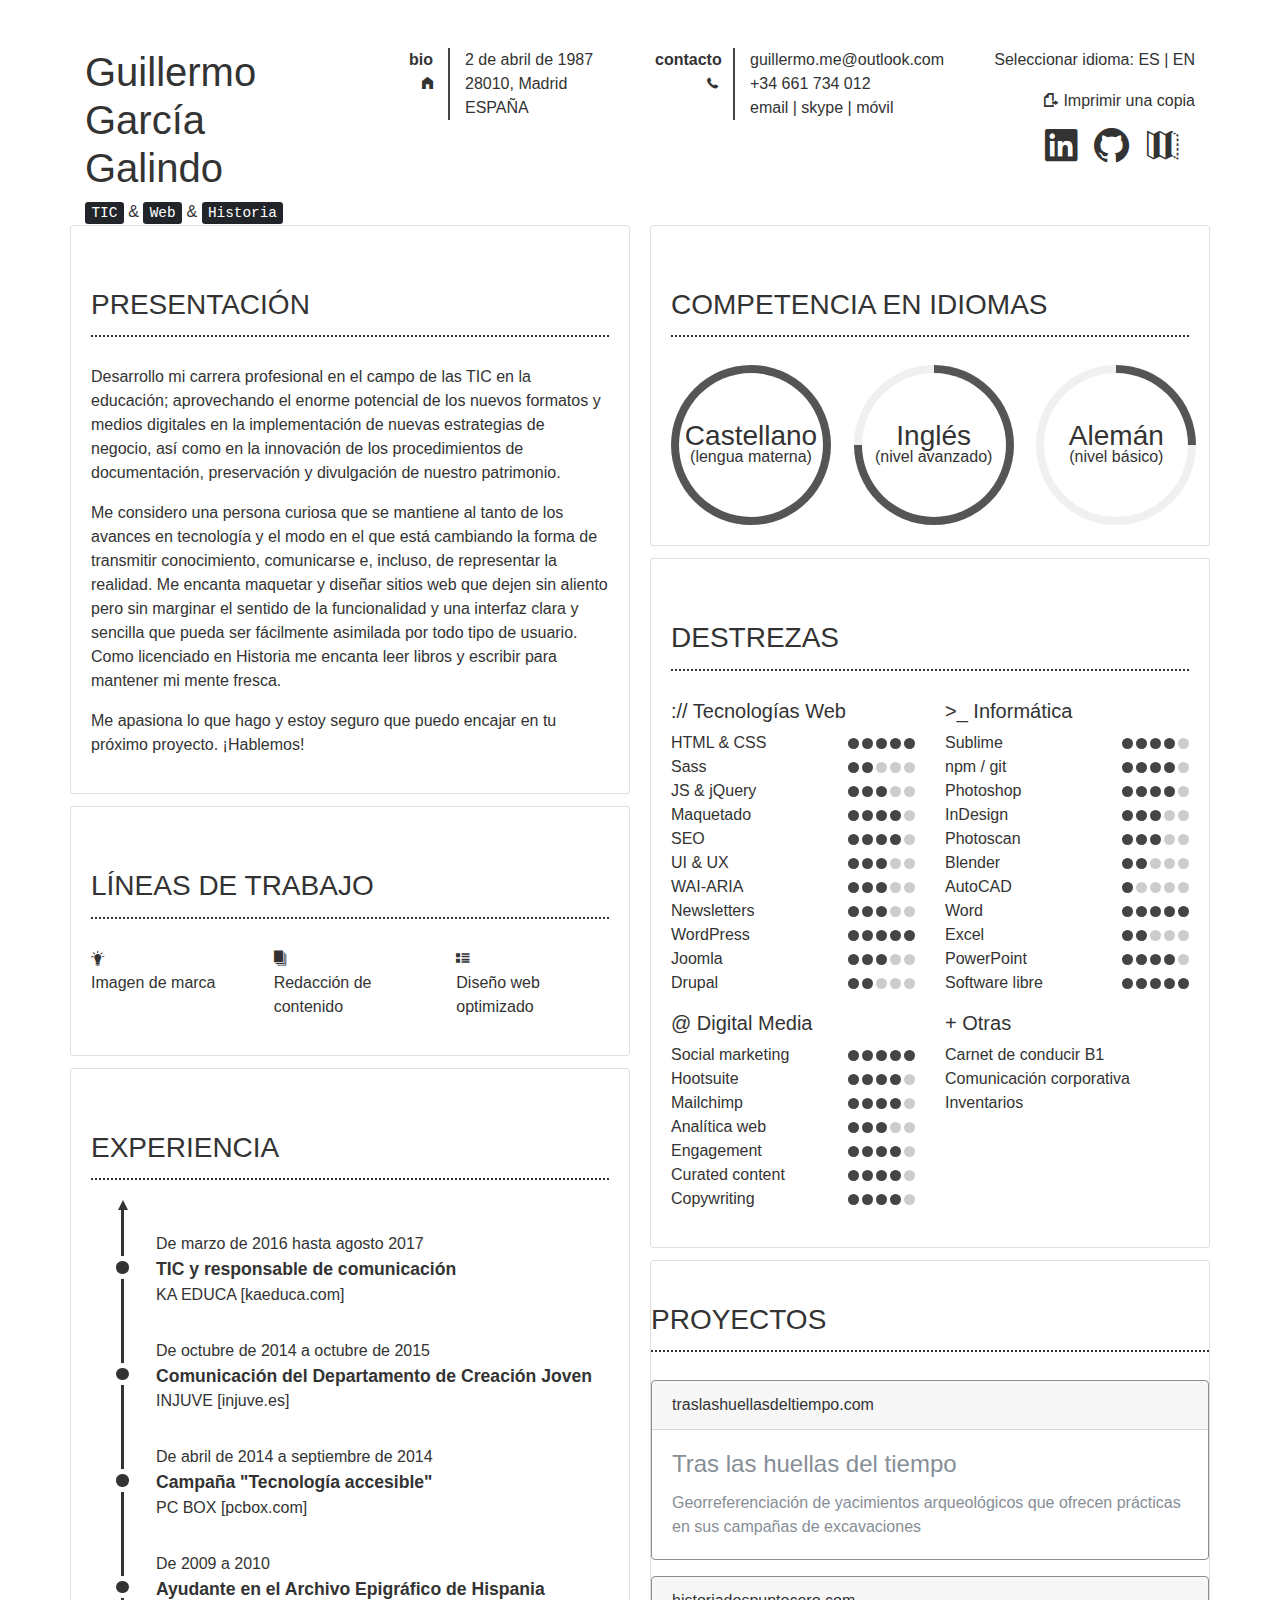
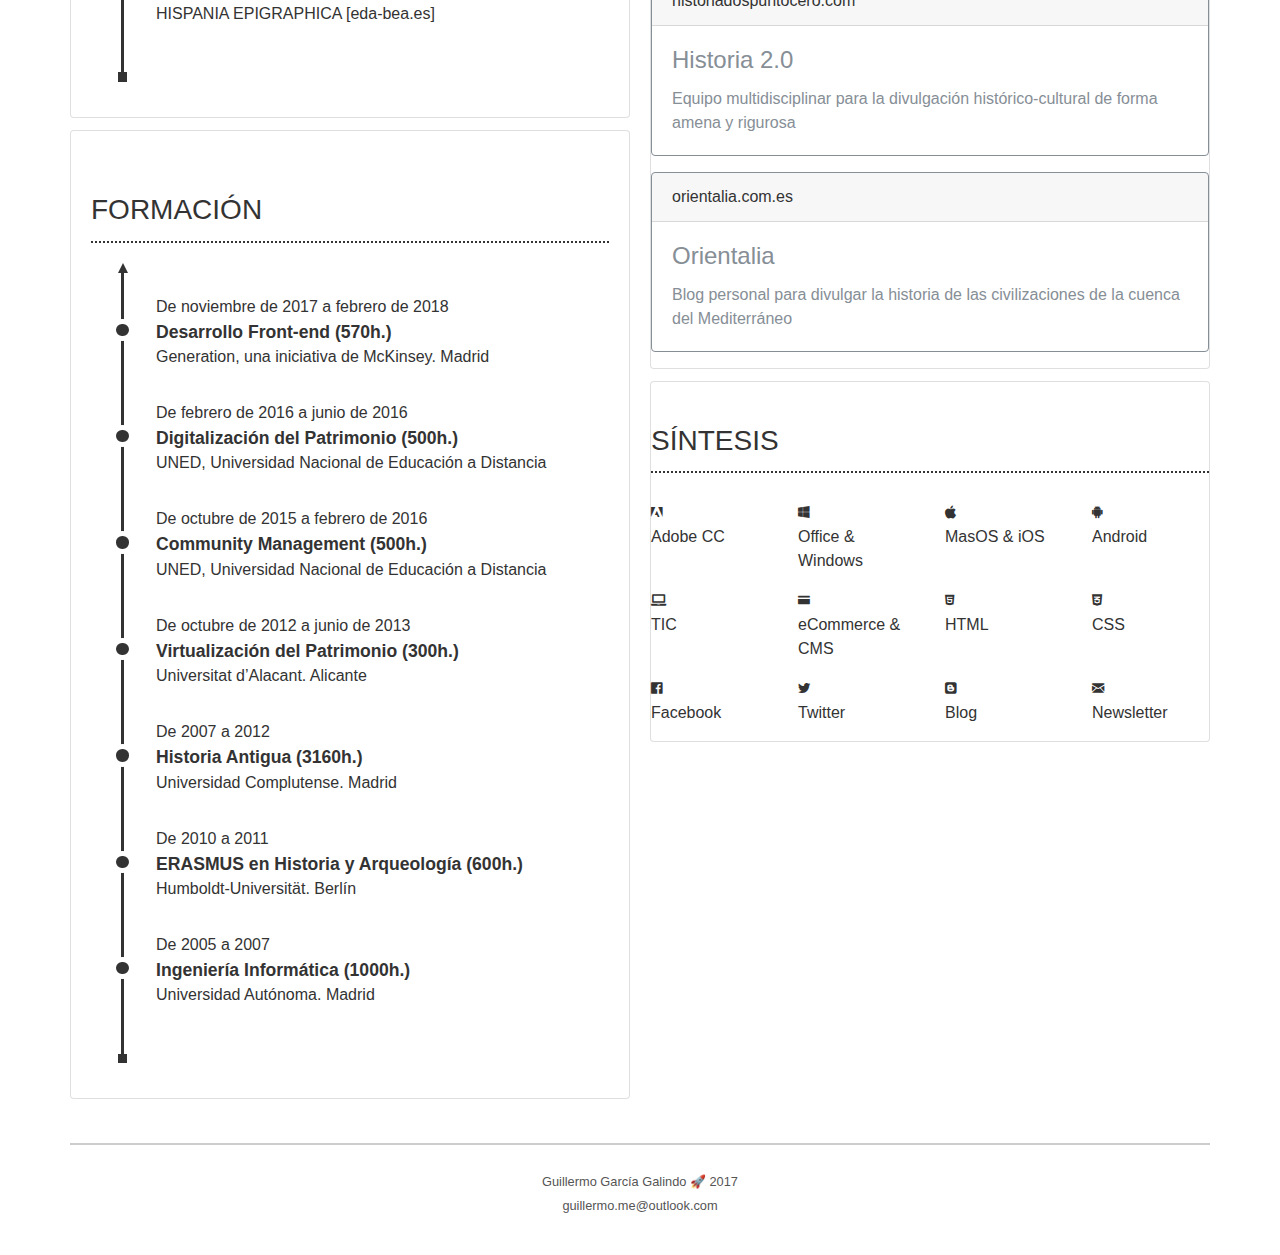
<file: index_cards.html>
<!doctype html>
<html lang="es">

<head>
  <title>Resume | Guillermo García Galindo</title>
  <meta charset="utf-8" />
  <meta name="viewport" content="width=device-width, initial-scale=1.0, user-scalable=no, shrink-to-fit=no" />
  <meta http-equiv="x-ua-compatible" content="ie=edge" />
  <link rel="stylesheet" href="css/bootstrap.min.css" type="text/css" />
  <link rel="stylesheet" href="css/style.css" type="text/css" />
  <!--[if lt IE 9]>
  <script src="https://oss.maxcdn.com/html5shiv/3.7.3/html5shiv.min.js"></script>
  <script src="https://oss.maxcdn.com/respond/1.4.2/respond.min.js"></script>
  <![endif]-->
</head>

<body>
  <header class="container">
    <div class="row">
      <div class="col-sm-6 col-lg-3 order-lg-1 column">
        <h1>Guillermo García Galindo</h1>
        <kbd>TIC</kbd> & <kbd>Web</kbd> & <kbd>Historia</kbd>
      </div>
      <div class="col-sm-6 col-lg-3 order-lg-4 text-sm-right column">
        <p class="language">Seleccionar idioma: <a href="/es">ES</a> | <a href="/en">EN</a>
        </p> <a href="/guillermoCVes.pdf" class="print">Imprimir una copia</a>
        <ul class="list-inline social-icons">
          <li class="list-inline-item">
            <a href="https://linkedin.com/in/guillermogarciagalindo" target="_blank"> <span class="fi-social-linkedin" aria-label="LinkedIn"></span>
            </a>
          </li>
          <li class="list-inline-item">
            <a href="https://github.com/gekubo" target="_blank"> <span class="fi-social-github" aria-label="GitHub"></span>
            </a>
          </li>
          <li class="list-inline-item">
            <a href="portfolio.html"> <span class="fi-foundation" aria-label="Portfolio"></span>
            </a>
          </li>
          <li class="list-inline-item"></li>
        </ul>
      </div>
      <div class="col-sm-6 col-lg-3 order-lg-2 column">
        <dl class="row info"> <dt class="col-sm-4 text-md-right">bio</dt>
          <dd class="col-sm-8">2 de abril de 1987</dd> <dt class="col-sm-4 text-md-right">
            <span class="fi-home" aria-hidden="true"></span>
          </dt>
          <dd class="col-sm-8">28010, Madrid</dd> <dt class="col-sm-4"></dt>
          <dd class="col-sm-8">ESPAÑA</dd>
        </dl>
      </div>
      <div class="col-sm-6 col-lg-3 order-lg-3 column">
        <dl class="row info"> <dt class="col-sm-4 text-md-right">contacto</dt>
          <dd class="col-sm-8">guillermo.me@outlook.com</dd> <dt class="col-sm-4 text-md-right">
            <span class="fi-telephone" aria-hidden="true"></span>
          </dt>
          <dd class="col-sm-8">+34 661 734 012</dd> <dt class="col-sm-4"></dt>
          <dd class="col-sm-8">email | skype | móvil</dd>
        </dl>
      </div>
    </div>
  </header>
  <main class="container">
    <div class="row">
      <div class="card-columns">

        <div class="card">
          <div class="card-body">
            <h3 class="card-title section">Presentación</h3>
            <p>Desarrollo mi carrera profesional en el campo de las TIC en la educación; aprovechando el enorme potencial de los nuevos formatos y medios digitales en la implementación de nuevas estrategias de negocio, así como en la innovación de los procedimientos de documentación, preservación y divulgación de nuestro patrimonio.</p>
            <p>Me considero una persona curiosa que se mantiene al tanto de los avances en tecnología y el modo en el que está cambiando la forma de transmitir conocimiento, comunicarse e, incluso, de representar la realidad. Me encanta maquetar y diseñar sitios web que dejen sin aliento pero sin marginar el sentido de la funcionalidad y una interfaz clara y sencilla que pueda ser fácilmente asimilada por todo tipo de usuario. Como licenciado en Historia me encanta leer libros y escribir para mantener mi mente fresca.</p>
            <p>Me apasiona lo que hago y estoy seguro que puedo encajar en tu próximo proyecto. ¡Hablemos!</p>
          </div>
        </div>

        <div class="card">
          <div class="card-body">
            <h3 class="card-title section">Líneas de trabajo</h3>
            <div class="row animation">
              <div class="col-sm-4">
                <div class="line"></div> <span class="fi-lightbulb" aria-label="Imagen de marca"></span>
                <p>Imagen de marca</p>
              </div>
              <div class="col-sm-4">
                <div class="line"></div> <span class="fi-page-multiple" aria-label="Redacción de contenido"></span>
                <p>Redacción de contenido</p>
              </div>
              <div class="col-sm-4">
                <div class="line"></div> <span class="fi-results" aria-label="Diseño web optimizado"></span>
                <p>Diseño web optimizado</p>
              </div>
              <!-- <span class="fi-foundation" aria-label="Portfolio"></span> -->
            </div>
          </div>
        </div>

        <div class="card">
          <div class="card-body">
            <h3 class="card-title section">Experiencia</h3>
            <div class="timeline-container">
              <div class="timeline">
                <div class="timeline-item">
                  <div class="date">De marzo de 2016 hasta agosto 2017</div>
                  <div class="topic">TIC y responsable de comunicación</div>
                  <div class="location">KA EDUCA <a href="https://inteligenciaestrategicaeducativa.com" target="_blank">[kaeduca.com]</a>
                  </div>
                </div>
                <div class="timeline-item">
                  <div class="date">De octubre de 2014 a octubre de 2015</div>
                  <div class="topic">Comunicación del Departamento de Creación Joven</div>
                  <div class="location">INJUVE <a href="http://injuve.es" target="_blank">[injuve.es]</a>
                  </div>
                </div>
                <div class="timeline-item">
                  <div class="date">De abril de 2014 a septiembre de 2014</div>
                  <div class="topic">Campaña "Tecnología accesible"</div>
                  <div class="location">PC BOX <a href="https://www.pcbox.com" target="_blank">[pcbox.com]</a>
                  </div>
                </div>
                <div class="timeline-item">
                  <div class="date">De 2009 a 2010</div>
                  <div class="topic">Ayudante en el Archivo Epigráfico de Hispania</div>
                  <div class="location">HISPANIA EPIGRAPHICA <a href="http://eda-bea.es" target="_blank">[eda-bea.es]</a>
                  </div>
                </div>
              </div>
            </div>
          </div>
        </div>

        <div class="card">
          <div class="card-body">
            <h3 class="card-title section">Formación</h3>
            <div class="timeline-container">
              <div class="timeline">
                <div class="timeline-item">
                  <div class="date">De noviembre de 2017 a febrero de 2018</div>
                  <div class="topic">Desarrollo Front-end (570h.)</div>
                  <div class="location">Generation, una iniciativa de McKinsey. Madrid</div>
                </div>
                <div class="timeline-item">
                  <div class="date">De febrero de 2016 a junio de 2016</div>
                  <div class="topic">Digitalización del Patrimonio (500h.)</div>
                  <div class="location">UNED, Universidad Nacional de Educación a Distancia</div>
                </div>
                <div class="timeline-item">
                  <div class="date">De octubre de 2015 a febrero de 2016</div>
                  <div class="topic">Community Management (500h.)</div>
                  <div class="location">UNED, Universidad Nacional de Educación a Distancia</div>
                </div>
                <div class="timeline-item">
                  <div class="date">De octubre de 2012 a junio de 2013</div>
                  <div class="topic">Virtualización del Patrimonio (300h.)</div>
                  <div class="location">Universitat d’Alacant. Alicante</div>
                </div>
                <div class="timeline-item">
                  <div class="date">De 2007 a 2012</div>
                  <div class="topic">Historia Antigua (3160h.)</div>
                  <div class="location">Universidad Complutense. Madrid</div>
                </div>
                <div class="timeline-item">
                  <div class="date">De 2010 a 2011</div>
                  <div class="topic">ERASMUS en Historia y Arqueología (600h.)</div>
                  <div class="location">Humboldt-Universität. Berlín</div>
                </div>
                <div class="timeline-item">
                  <div class="date">De 2005 a 2007</div>
                  <div class="topic">Ingeniería Informática (1000h.)</div>
                  <div class="location">Universidad Autónoma. Madrid</div>
                </div>
              </div>
            </div>
          </div>
        </div>

        <div class="card">
          <div class="card-body">
            <h3 class="card-title section">Competencia en idiomas</h3>
            <div class="row">
              <div class="col-sm-4">
                <div class="progress-radial progress-100 setsize">
                  <div class="overlay setsize">
                    <h3>Castellano</h3>
                    <p>(lengua materna)</p>
                  </div>
                </div>
              </div>
              <div class="col-sm-4">
                <div class="progress-radial progress-75 setsize">
                  <div class="overlay setsize">
                    <h3>Inglés</h3>
                    <p>(nivel avanzado)</p>
                  </div>
                </div>
              </div>
              <div class="col-sm-4">
                <div class="progress-radial progress-25 setsize">
                  <div class="overlay setsize">
                    <h3>Alemán</h3>
                    <p>(nivel básico)</p>
                  </div>
                </div>
              </div>
            </div>
          </div>
        </div>

        <div class="card">
          <div class="card-body">
            <h3 class="card-title section">Destrezas</h3>
            <div class="row">
              <div class="col-md-6">
                <h5>:// Tecnologías Web</h5>
                <ul class="skills">
                  <li>HTML & CSS <span class="checked"></span>
                    <span class="checked"></span>
                    <span class="checked"></span>
                    <span class="checked"></span>
                    <span class="checked"></span>
                  </li>
                  <li>Sass <span class="unchecked"></span>
                    <span class="unchecked"></span>
                    <span class="unchecked"></span>
                    <span class="checked"></span>
                    <span class="checked"></span>
                  </li>
                  <li>JS & jQuery <span class="unchecked"></span>
                    <span class="unchecked"></span>
                    <span class="checked"></span>
                    <span class="checked"></span>
                    <span class="checked"></span>
                  </li>
                  <li>Maquetado <span class="unchecked"></span>
                    <span class="checked"></span>
                    <span class="checked"></span>
                    <span class="checked"></span>
                    <span class="checked"></span>
                  </li>
                  <li>SEO <span class="unchecked"></span>
                    <span class="checked"></span>
                    <span class="checked"></span>
                    <span class="checked"></span>
                    <span class="checked"></span>
                  </li>
                  <li>UI & UX <span class="unchecked"></span>
                    <span class="unchecked"></span>
                    <span class="checked"></span>
                    <span class="checked"></span>
                    <span class="checked"></span>
                  </li>
                  <li>WAI-ARIA <span class="unchecked"></span>
                    <span class="unchecked"></span>
                    <span class="checked"></span>
                    <span class="checked"></span>
                    <span class="checked"></span>
                  </li>
                  <li>Newsletters <span class="unchecked"></span>
                    <span class="unchecked"></span>
                    <span class="checked"></span>
                    <span class="checked"></span>
                    <span class="checked"></span>
                  </li>
                  <li>WordPress <span class="checked"></span>
                    <span class="checked"></span>
                    <span class="checked"></span>
                    <span class="checked"></span>
                    <span class="checked"></span>
                  </li>
                  <li>Joomla <span class="unchecked"></span>
                    <span class="unchecked"></span>
                    <span class="checked"></span>
                    <span class="checked"></span>
                    <span class="checked"></span>
                  </li>
                  <li>Drupal <span class="unchecked"></span>
                    <span class="unchecked"></span>
                    <span class="unchecked"></span>
                    <span class="checked"></span>
                    <span class="checked"></span>
                  </li>
                </ul>
                <h5>@ Digital Media</h5>
                <ul class="skills">
                  <li>Social marketing <span class="checked"></span>
                    <span class="checked"></span>
                    <span class="checked"></span>
                    <span class="checked"></span>
                    <span class="checked"></span>
                  </li>
                  <li>Hootsuite <span class="unchecked"></span>
                    <span class="checked"></span>
                    <span class="checked"></span>
                    <span class="checked"></span>
                    <span class="checked"></span>
                  </li>
                  <li>Mailchimp <span class="unchecked"></span>
                    <span class="checked"></span>
                    <span class="checked"></span>
                    <span class="checked"></span>
                    <span class="checked"></span>
                  </li>
                  <li>Analítica web <span class="unchecked"></span>
                    <span class="unchecked"></span>
                    <span class="checked"></span>
                    <span class="checked"></span>
                    <span class="checked"></span>
                  </li>
                  <li>Engagement <span class="unchecked"></span>
                    <span class="checked"></span>
                    <span class="checked"></span>
                    <span class="checked"></span>
                    <span class="checked"></span>
                  </li>
                  <li>Curated content <span class="unchecked"></span>
                    <span class="checked"></span>
                    <span class="checked"></span>
                    <span class="checked"></span>
                    <span class="checked"></span>
                  </li>
                  <li>Copywriting <span class="unchecked"></span>
                    <span class="checked"></span>
                    <span class="checked"></span>
                    <span class="checked"></span>
                    <span class="checked"></span>
                  </li>
                </ul>
              </div>
              <div class="col-md-6">
                <h5>>_ Informática</h5>
                <ul class="skills">
                  <li>Sublime <span class="unchecked"></span>
                    <span class="checked"></span>
                    <span class="checked"></span>
                    <span class="checked"></span>
                    <span class="checked"></span>
                  </li>
                  <li>npm / git <span class="unchecked"></span>
                    <span class="checked"></span>
                    <span class="checked"></span>
                    <span class="checked"></span>
                    <span class="checked"></span>
                  </li>
                  <li>Photoshop <span class="unchecked"></span>
                    <span class="checked"></span>
                    <span class="checked"></span>
                    <span class="checked"></span>
                    <span class="checked"></span>
                  </li>
                  <li>InDesign <span class="unchecked"></span>
                    <span class="unchecked"></span>
                    <span class="checked"></span>
                    <span class="checked"></span>
                    <span class="checked"></span>
                  </li>
                  <li>Photoscan <span class="unchecked"></span>
                    <span class="unchecked"></span>
                    <span class="checked"></span>
                    <span class="checked"></span>
                    <span class="checked"></span>
                  </li>
                  <li>Blender <span class="unchecked"></span>
                    <span class="unchecked"></span>
                    <span class="unchecked"></span>
                    <span class="checked"></span>
                    <span class="checked"></span>
                  </li>
                  <li>AutoCAD <span class="unchecked"></span>
                    <span class="unchecked"></span>
                    <span class="unchecked"></span>
                    <span class="unchecked"></span>
                    <span class="checked"></span>
                  </li>
                  <li>Word <span class="checked"></span>
                    <span class="checked"></span>
                    <span class="checked"></span>
                    <span class="checked"></span>
                    <span class="checked"></span>
                  </li>
                  <li>Excel <span class="unchecked"></span>
                    <span class="unchecked"></span>
                    <span class="unchecked"></span>
                    <span class="checked"></span>
                    <span class="checked"></span>
                  </li>
                  <li>PowerPoint <span class="unchecked"></span>
                    <span class="checked"></span>
                    <span class="checked"></span>
                    <span class="checked"></span>
                    <span class="checked"></span>
                  </li>
                  <li>Software libre <span class="checked"></span>
                    <span class="checked"></span>
                    <span class="checked"></span>
                    <span class="checked"></span>
                    <span class="checked"></span>
                  </li>
                </ul>
                <h5>+ Otras</h5>
                <ul class="skills">
                  <li>Carnet de conducir B1</li>
                  <li>Comunicación corporativa</li>
                  <li>Inventarios</li>
                </ul>
              </div>
            </div>
          </div>
        </div>

        <div class="card">
          <h3 class="card-title section">Proyectos</h3>
          <div class="card border-secondary mb-3">
            <div class="card-header"><a href="https://www.traslashuellasdeltiempo.com" target="_blank">traslashuellasdeltiempo.com</a>
            </div>
            <div class="card-body text-secondary">
              <h4 class="card-title">Tras las huellas del tiempo</h4>
              <p class="card-text">Georreferenciación de yacimientos arqueológicos que ofrecen prácticas en sus campañas de excavaciones</p>
            </div>
          </div>
          <div class="card border-secondary mb-3">
            <div class="card-header"><a href="https://historiadospuntocero.com" target="_blank">historiadospuntocero.com</a>
            </div>
            <div class="card-body text-secondary">
              <h4 class="card-title">Historia 2.0</h4>
              <p class="card-text">Equipo multidisciplinar para la divulgación histórico-cultural de forma amena y rigurosa</p>
            </div>
          </div>
          <div class="card border-secondary mb-3">
            <div class="card-header"><a href="https://www.orientalia.com.es" target="_blank">orientalia.com.es</a>
            </div>
            <div class="card-body text-secondary">
              <h4 class="card-title">Orientalia</h4>
              <p class="card-text">Blog personal para divulgar la historia de las civilizaciones de la cuenca del Mediterráneo</p>
            </div>
          </div>
        </div>

        <div class="card">
          <h3 class="card-title section">Síntesis</h3>
          <div class="row">
            <div class="col-6 col-sm-3">
              <div class="box"><span class="fi-social-adobe" aria-hidden="true"></span>
                <p>Adobe CC</p>
              </div>
            </div>
            <div class="col-6 col-sm-3">
              <div class="box"><span class="fi-social-windows" aria-hidden="true"></span>
                <p>Office & Windows</p>
              </div>
            </div>
            <div class="col-6 col-sm-3">
              <div class="box"><span class="fi-social-apple" aria-hidden="true"></span>
                <p>MasOS & iOS</p>
              </div>
            </div>
            <div class="col-6 col-sm-3">
              <div class="box"><span class="fi-social-android" aria-hidden="true"></span>
                <p>Android</p>
              </div>
            </div>
          </div>
          <div class="row">
            <div class="col-6 col-sm-3">
              <div class="box"><span class="fi-laptop" aria-hidden="true"></span>
                <p>TIC</p>
              </div>
            </div>
            <div class="col-6 col-sm-3">
              <div class="box"><span class="fi-credit-card" aria-hidden="true"></span>
                <p>eCommerce & CMS</p>
              </div>
            </div>
            <div class="col-6 col-sm-3">
              <div class="box"><span class="fi-html5" aria-hidden="true"></span>
                <p>HTML</p>
              </div>
            </div>
            <div class="col-6 col-sm-3">
              <div class="box"><span class="fi-css3" aria-hidden="true"></span>
                <p>CSS</p>
              </div>
            </div>
          </div>
          <div class="row">
            <div class="col-6 col-sm-3">
              <div class="box"><span class="fi-social-facebook" aria-hidden="true"></span>
                <p>Facebook</p>
              </div>
            </div>
            <div class="col-6 col-sm-3">
              <div class="box"><span class="fi-social-twitter" aria-hidden="true"></span>
                <p>Twitter</p>
              </div>
            </div>
            <div class="col-6 col-sm-3">
              <div class="box"><span class="fi-social-blogger" aria-hidden="true"></span>
                <p>Blog</p>
              </div>
            </div>
            <div class="col-6 col-sm-3">
              <div class="box"><span class="fi-mail" aria-hidden="true"></span>
                <p>Newsletter</p>
              </div>
            </div>
          </div>
        </div>

      </div>
    </div>
  </main>

  <footer class="container" id="footer">
    <div class="row">
      <div class="col-lg-12 text-center"> <small class="credits">
          <a href="https://linkedin.com/in/guillermogarciagalindo" target="_blank">Guillermo García Galindo</a> 🚀 2017
          <br/>
          <a href="mailto:guillermo.garcia.galindo@outlook.com">guillermo.me@outlook.com</a>
        </small>
      </div>
    </div>
  </footer>
  <!-- JavaScript -->
  <script src="https://code.jquery.com/jquery-3.2.1.slim.min.js" type="text/javascript"></script>
  <script src="https://cdnjs.cloudflare.com/ajax/libs/popper.js/1.12.3/umd/popper.min.js" type="text/javascript"></script>
  <script src="js/bootstrap.min.js" type="text/javascript"></script>
  <script src="js/plugin.js" type="text/javascript"></script>
</body>

</html>
</file>
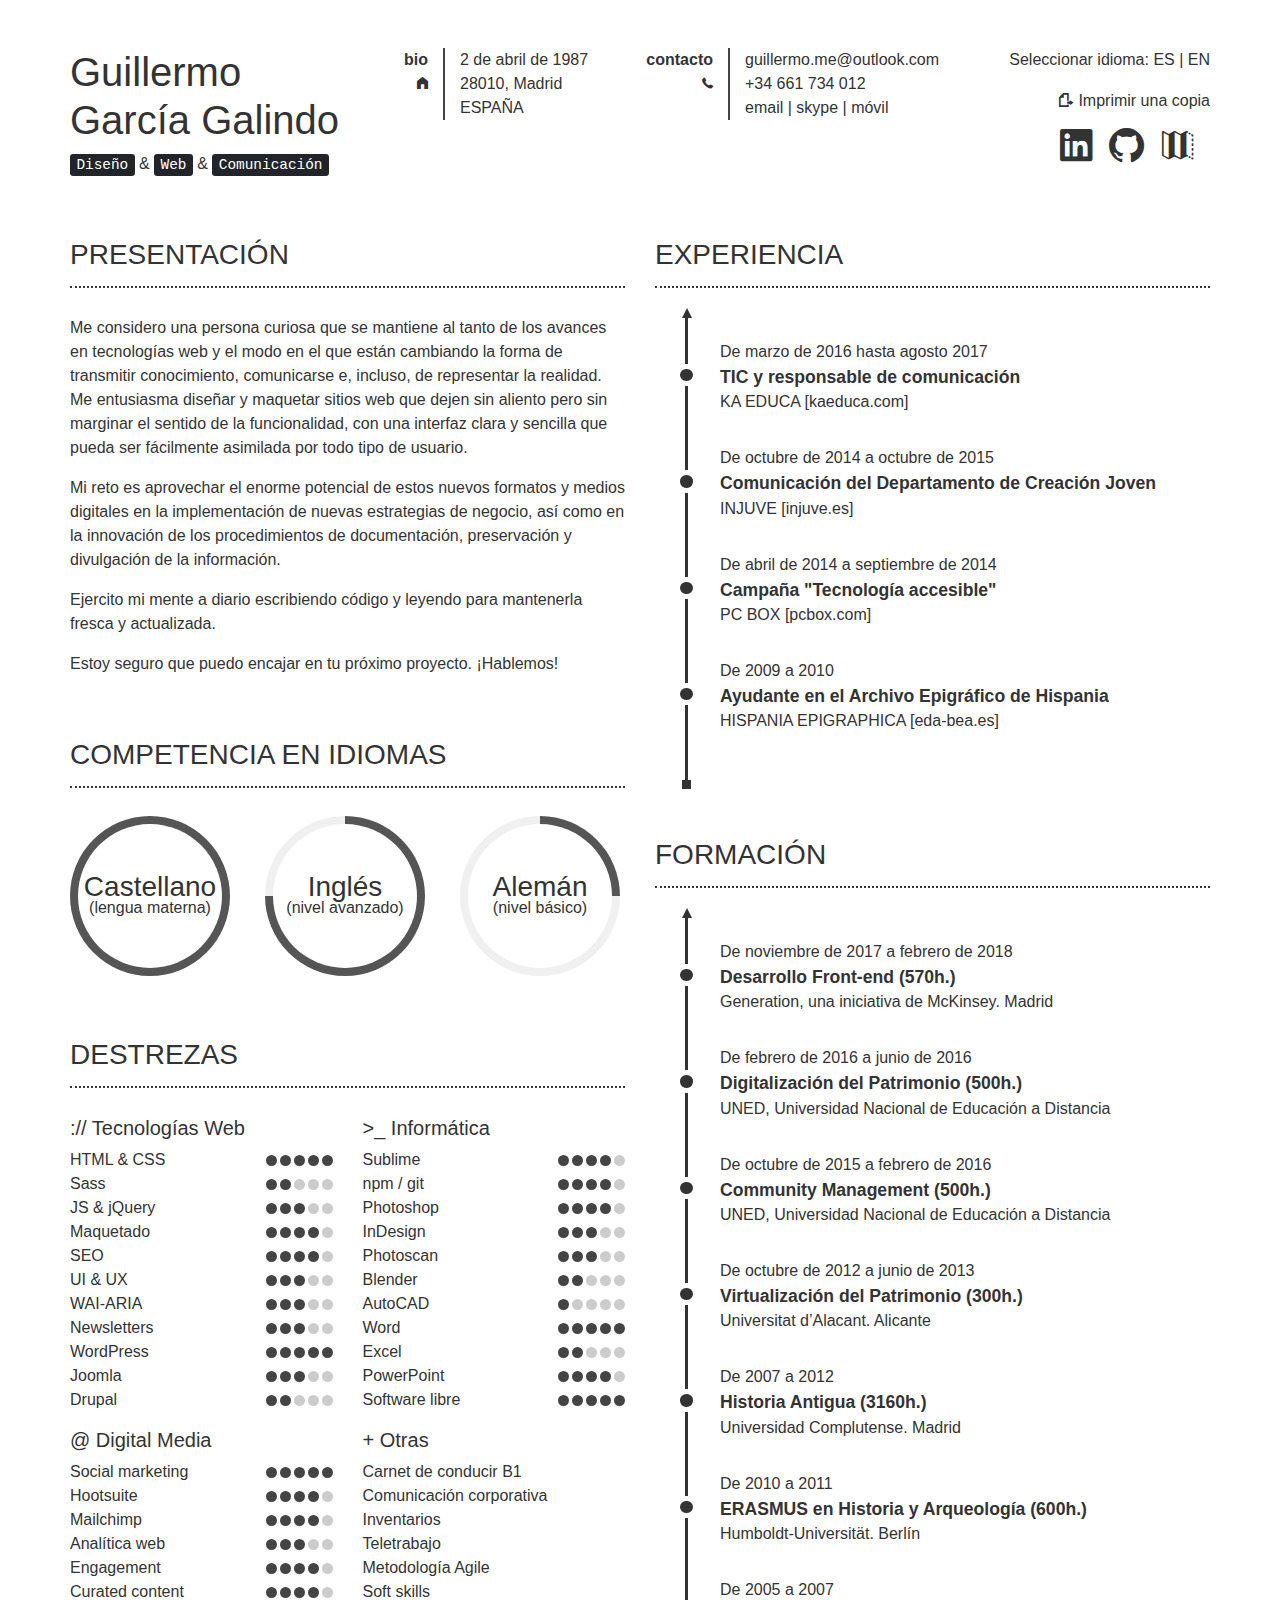
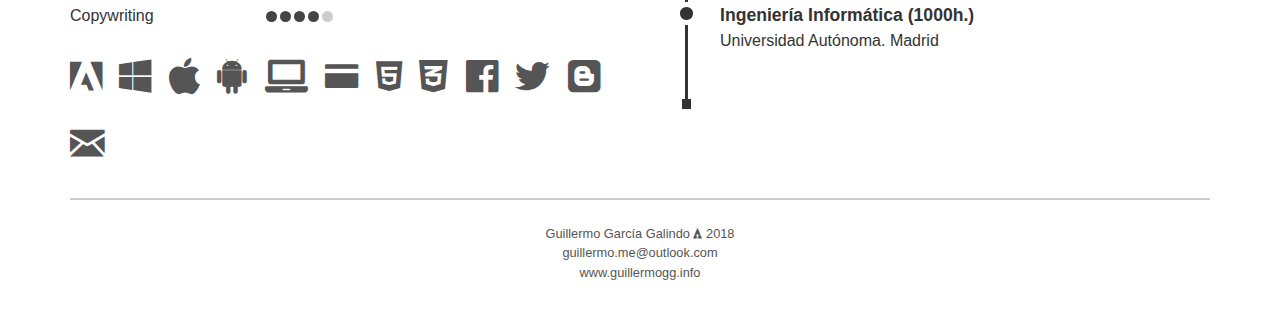
<file: index_en.html>
<!doctype html>
<html lang="es">
<head>
  <title>Resume | Guillermo García Galindo</title>
  <meta charset="utf-8" />
  <meta name="viewport" content="width=device-width, initial-scale=1.0, user-scalable=no" />
  <meta http-equiv="x-ua-compatible" content="ie=edge" />
  <link rel="stylesheet" href="css/bootstrap.min.css" type="text/css" />
  <link rel="stylesheet" href="css/style.css" type="text/css" />
  <!--[if lt IE 9]>
  <script src="https://oss.maxcdn.com/html5shiv/3.7.3/html5shiv.min.js"></script>
  <script src="https://oss.maxcdn.com/respond/1.4.2/respond.min.js"></script>
  <![endif]-->
</head>
<body>

  <header class="container">
    <div class="row">
      <div class="col-sm-6 col-lg-3 order-lg-1 column override-padding">
        <h1>Guillermo García Galindo</h1>
        <kbd>Diseño</kbd> &
        <kbd>Web</kbd> &
        <kbd>Comunicación</kbd>
      </div>
      <div class="col-sm-6 col-lg-3 order-lg-4 text-sm-right column override-padding">
        <p class="language">Seleccionar idioma:
          <a href="index_es.html">ES</a> |
          <a href="index_en.html">EN</a>
        </p>
        <a href="/guillermoCVes.pdf" class="print">Imprimir una copia</a>
        <ul class="list-inline social-icons">
          <li class="list-inline-item">
            <a href="https://linkedin.com/in/guillermogarciagalindo" target="_blank">
              <span class="fi-social-linkedin" aria-label="LinkedIn"></span>
            </a>
          </li>
          <li class="list-inline-item">
            <a href="https://github.com/gekubo" target="_blank">
              <span class="fi-social-github" aria-label="GitHub"></span>
            </a>
          </li>
          <li class="list-inline-item">
            <a href="portfolio.html">
              <span class="fi-foundation" aria-label="Portfolio"></span>
            </a>
          </li>
          <li class="list-inline-item"></li>
        </ul>
      </div>
      <div class="col-sm-6 col-lg-3 order-lg-2 column override-padding">
        <dl class="row info">
          <dt class="col-sm-4 text-lg-right">bio</dt>
          <dd class="col-sm-8">2 de abril de 1987</dd>
          <dt class="col-sm-4 text-lg-right">
            <span class="fi-home" aria-hidden="true"></span>
          </dt>
          <dd class="col-sm-8">28010, Madrid</dd>
          <dt class="col-sm-4"></dt>
          <dd class="col-sm-8">ESPAÑA</dd>
        </dl>
      </div>
      <div class="col-sm-6 col-lg-3 order-lg-3 column override-padding">
        <dl class="row info">
          <dt class="col-sm-4 text-lg-right">contacto</dt>
          <dd class="col-sm-8">guillermo.me@outlook.com</dd>
          <dt class="col-sm-4 text-lg-right">
            <span class="fi-telephone" aria-hidden="true"></span>
          </dt>
          <dd class="col-sm-8">+34 661 734 012</dd>
          <dt class="col-sm-4"></dt>
          <dd class="col-sm-8">email | skype | móvil</dd>
        </dl>
      </div>
    </div>
  </header>

  <main class="container">
    <div class="grid row">
      <div id="presentacion" class="item">
        <div class="content">
          <h3 class="section">Presentación</h3>
          <p>Me considero una persona curiosa que se mantiene al tanto de los avances en tecnologías web y el modo en el que
            están cambiando la forma de transmitir conocimiento, comunicarse e, incluso, de representar la realidad. Me entusiasma
            diseñar y maquetar sitios web que dejen sin aliento pero sin marginar el sentido de la funcionalidad, con una
            interfaz clara y sencilla que pueda ser fácilmente asimilada por todo tipo de usuario.</p>
          <p>Mi reto es aprovechar el enorme potencial de estos nuevos formatos y medios digitales en la implementación de nuevas
            estrategias de negocio, así como en la innovación de los procedimientos de documentación, preservación y divulgación
            de la información.</p>
          <p>Ejercito mi mente a diario escribiendo código y leyendo para mantenerla fresca y actualizada.</p>
          <p>Estoy seguro que puedo encajar en tu próximo proyecto. ¡Hablemos!</p>
        </div>
      </div>

      <!-- <div id="trabajo" class="item">
        <div class="content">
          <h3 class="section">Líneas de trabajo</h3>
          <span class="fi-foundation" aria-label="Portfolio"></span>

          <div class="row animation">
            <div class="col-sm-4">
              <div class="line"></div>
              <span class="fi-lightbulb" aria-label="Imagen de marca"></span>
              <p>Imagen de marca</p>
            </div>
            <div class="col-sm-4">
              <div class="line"></div>
              <span class="fi-page-multiple" aria-label="Redacción de contenido"></span>
              <p>Redacción de contenido</p>
            </div>
            <div class="col-sm-4">
              <div class="line"></div>
              <span class="fi-results" aria-label="Diseño web optimizado"></span>
              <p>Diseño web optimizado</p>
            </div>
          </div>
        </div>
      </div> -->

      <div id="experiencia" class="item">
        <div class="content">
          <h3 class="section">Experiencia</h3>
          <div class="timeline-container">

            <div class="timeline">
              <div class="timeline-item">
                <div class="date">
                  De marzo de 2016 hasta agosto 2017
                </div>
                <div class="topic">
                  TIC y responsable de comunicación
                </div>
                <div class="location">
                  KA EDUCA
                  <a href="https://inteligenciaestrategicaeducativa.com" target="_blank">[kaeduca.com]</a>
                </div>
              </div>

              <div class="timeline-item">
                <div class="date">
                  De octubre de 2014 a octubre de 2015
                </div>
                <div class="topic">
                  Comunicación del Departamento de Creación Joven
                </div>
                <div class="location">
                  INJUVE
                  <a href="http://injuve.es" target="_blank">[injuve.es]</a>
                </div>
              </div>

              <div class="timeline-item">
                <div class="date">
                  De abril de 2014 a septiembre de 2014
                </div>
                <div class="topic">
                  Campaña "Tecnología accesible"
                </div>
                <div class="location">
                  PC BOX
                  <a href="https://www.pcbox.com" target="_blank">[pcbox.com]</a>
                </div>
              </div>

              <div class="timeline-item">
                <div class="date">
                  De 2009 a 2010
                </div>
                <div class="topic">
                  Ayudante en el Archivo Epigráfico de Hispania
                </div>
                <div class="location">
                  HISPANIA EPIGRAPHICA
                  <a href="http://eda-bea.es" target="_blank">[eda-bea.es]</a>
                </div>
              </div>

            </div>

          </div>
        </div>
      </div>

      <div id="idiomas" class="item">
        <div class="content">
          <h3 class="section">Competencia en idiomas</h3>
          <div class="row">
            <div class="col-sm-4">
              <div class="progress-radial progress-100 setsize">
                <div class="overlay setsize">
                  <h3>Castellano</h3>
                  <p>(lengua materna)</p>
                </div>
              </div>
            </div>
            <div class="col-sm-4">
              <div class="progress-radial progress-75 setsize">
                <div class="overlay setsize">
                  <h3>Inglés</h3>
                  <p>(nivel avanzado)</p>
                </div>
              </div>
            </div>
            <div class="col-sm-4">
              <div class="progress-radial progress-25 setsize">
                <div class="overlay setsize">
                  <h3>Alemán</h3>
                  <p>(nivel básico)</p>
                </div>
              </div>
            </div>
          </div>
        </div>
      </div>

      <div id="formacion" class="item">
        <div class="content">
          <h3 class="section">Formación</h3>
          <div class="timeline-container">
            <div class="timeline">

              <div class="timeline-item">
                <div class="date">
                  De noviembre de 2017 a febrero de 2018
                </div>
                <div class="topic">
                  Desarrollo Front-end (570h.)
                </div>
                <div class="location">
                  Generation, una iniciativa de McKinsey. Madrid
                </div>
              </div>

              <div class="timeline-item">
                <div class="date">
                  De febrero de 2016 a junio de 2016
                </div>
                <div class="topic">
                  Digitalización del Patrimonio (500h.)
                </div>
                <div class="location">
                  UNED, Universidad Nacional de Educación a Distancia
                </div>
              </div>

              <div class="timeline-item">
                <div class="date">
                  De octubre de 2015 a febrero de 2016
                </div>
                <div class="topic">
                  Community Management (500h.)
                </div>
                <div class="location">
                  UNED, Universidad Nacional de Educación a Distancia
                </div>
              </div>

              <div class="timeline-item">
                <div class="date">
                  De octubre de 2012 a junio de 2013
                </div>
                <div class="topic">
                  Virtualización del Patrimonio (300h.)
                </div>
                <div class="location">
                  Universitat d’Alacant. Alicante
                </div>
              </div>

              <div class="timeline-item">
                <div class="date">
                  De 2007 a 2012
                </div>
                <div class="topic">
                  Historia Antigua (3160h.)
                </div>
                <div class="location">
                  Universidad Complutense. Madrid
                </div>
              </div>

              <div class="timeline-item">
                <div class="date">
                  De 2010 a 2011
                </div>
                <div class="topic">
                  ERASMUS en Historia y Arqueología (600h.)
                </div>
                <div class="location">
                  Humboldt-Universität. Berlín
                </div>
              </div>

              <div class="timeline-item">
                <div class="date">
                  De 2005 a 2007
                </div>
                <div class="topic">
                  Ingeniería Informática (1000h.)
                </div>
                <div class="location">
                  Universidad Autónoma. Madrid
                </div>
              </div>

            </div>
          </div>
        </div>
      </div>

      <div id="destrezas" class="item">
        <div class="content">
          <h3 class="section">Destrezas</h3>
          <div class="row">
            <div class="col-md-6">
              <h5>:// Tecnologías Web</h5>
              <ul class="skills">
                <li>HTML & CSS
                  <span class="checked"></span>
                  <span class="checked"></span>
                  <span class="checked"></span>
                  <span class="checked"></span>
                  <span class="checked"></span>
                </li>
                <li>Sass
                  <span class="unchecked"></span>
                  <span class="unchecked"></span>
                  <span class="unchecked"></span>
                  <span class="checked"></span>
                  <span class="checked"></span>
                </li>
                <li>JS & jQuery
                  <span class="unchecked"></span>
                  <span class="unchecked"></span>
                  <span class="checked"></span>
                  <span class="checked"></span>
                  <span class="checked"></span>
                </li>
                <li>Maquetado
                  <span class="unchecked"></span>
                  <span class="checked"></span>
                  <span class="checked"></span>
                  <span class="checked"></span>
                  <span class="checked"></span>
                </li>
                <li>SEO
                  <span class="unchecked"></span>
                  <span class="checked"></span>
                  <span class="checked"></span>
                  <span class="checked"></span>
                  <span class="checked"></span>
                </li>
                <li>UI & UX
                  <span class="unchecked"></span>
                  <span class="unchecked"></span>
                  <span class="checked"></span>
                  <span class="checked"></span>
                  <span class="checked"></span>
                </li>
                <li>WAI-ARIA
                  <span class="unchecked"></span>
                  <span class="unchecked"></span>
                  <span class="checked"></span>
                  <span class="checked"></span>
                  <span class="checked"></span>
                </li>
                <li>Newsletters
                  <span class="unchecked"></span>
                  <span class="unchecked"></span>
                  <span class="checked"></span>
                  <span class="checked"></span>
                  <span class="checked"></span>
                </li>
                <li>WordPress
                  <span class="checked"></span>
                  <span class="checked"></span>
                  <span class="checked"></span>
                  <span class="checked"></span>
                  <span class="checked"></span>
                </li>
                <li>Joomla
                  <span class="unchecked"></span>
                  <span class="unchecked"></span>
                  <span class="checked"></span>
                  <span class="checked"></span>
                  <span class="checked"></span>
                </li>
                <li>Drupal
                  <span class="unchecked"></span>
                  <span class="unchecked"></span>
                  <span class="unchecked"></span>
                  <span class="checked"></span>
                  <span class="checked"></span>
                </li>
              </ul>
              <h5>@ Digital Media</h5>
              <ul class="skills">
                <li>Social marketing
                  <span class="checked"></span>
                  <span class="checked"></span>
                  <span class="checked"></span>
                  <span class="checked"></span>
                  <span class="checked"></span>
                </li>
                <li>Hootsuite
                  <span class="unchecked"></span>
                  <span class="checked"></span>
                  <span class="checked"></span>
                  <span class="checked"></span>
                  <span class="checked"></span>
                </li>
                <li>Mailchimp
                  <span class="unchecked"></span>
                  <span class="checked"></span>
                  <span class="checked"></span>
                  <span class="checked"></span>
                  <span class="checked"></span>
                </li>
                <li>Analítica web
                  <span class="unchecked"></span>
                  <span class="unchecked"></span>
                  <span class="checked"></span>
                  <span class="checked"></span>
                  <span class="checked"></span>
                </li>
                <li>Engagement
                  <span class="unchecked"></span>
                  <span class="checked"></span>
                  <span class="checked"></span>
                  <span class="checked"></span>
                  <span class="checked"></span>
                </li>
                <li>Curated content
                  <span class="unchecked"></span>
                  <span class="checked"></span>
                  <span class="checked"></span>
                  <span class="checked"></span>
                  <span class="checked"></span>
                </li>
                <li>Copywriting
                  <span class="unchecked"></span>
                  <span class="checked"></span>
                  <span class="checked"></span>
                  <span class="checked"></span>
                  <span class="checked"></span>
                </li>
              </ul>
            </div>
            <div class="col-md-6">
              <h5>>_ Informática</h5>
              <ul class="skills">
                <li>Sublime
                  <span class="unchecked"></span>
                  <span class="checked"></span>
                  <span class="checked"></span>
                  <span class="checked"></span>
                  <span class="checked"></span>
                </li>
                <li>npm / git
                  <span class="unchecked"></span>
                  <span class="checked"></span>
                  <span class="checked"></span>
                  <span class="checked"></span>
                  <span class="checked"></span>
                </li>
                <li>Photoshop
                  <span class="unchecked"></span>
                  <span class="checked"></span>
                  <span class="checked"></span>
                  <span class="checked"></span>
                  <span class="checked"></span>
                </li>
                <li>InDesign
                  <span class="unchecked"></span>
                  <span class="unchecked"></span>
                  <span class="checked"></span>
                  <span class="checked"></span>
                  <span class="checked"></span>
                </li>
                <li>Photoscan
                  <span class="unchecked"></span>
                  <span class="unchecked"></span>
                  <span class="checked"></span>
                  <span class="checked"></span>
                  <span class="checked"></span>
                </li>
                <li>Blender
                  <span class="unchecked"></span>
                  <span class="unchecked"></span>
                  <span class="unchecked"></span>
                  <span class="checked"></span>
                  <span class="checked"></span>
                </li>
                <li>AutoCAD
                  <span class="unchecked"></span>
                  <span class="unchecked"></span>
                  <span class="unchecked"></span>
                  <span class="unchecked"></span>
                  <span class="checked"></span>
                </li>
                <li>Word
                  <span class="checked"></span>
                  <span class="checked"></span>
                  <span class="checked"></span>
                  <span class="checked"></span>
                  <span class="checked"></span>
                </li>
                <li>Excel
                  <span class="unchecked"></span>
                  <span class="unchecked"></span>
                  <span class="unchecked"></span>
                  <span class="checked"></span>
                  <span class="checked"></span>
                </li>
                <li>PowerPoint
                  <span class="unchecked"></span>
                  <span class="checked"></span>
                  <span class="checked"></span>
                  <span class="checked"></span>
                  <span class="checked"></span>
                </li>
                <li>Software libre
                  <span class="checked"></span>
                  <span class="checked"></span>
                  <span class="checked"></span>
                  <span class="checked"></span>
                  <span class="checked"></span>
                </li>
              </ul>
              <h5>+ Otras</h5>
              <ul class="skills">
                <li>Carnet de conducir B1</li>
                <li>Comunicación corporativa</li>
                <li>Inventarios</li>
                <li>Teletrabajo</li>
                <li>Metodología Agile</li>
                <li>Soft skills</li>
              </ul>
            </div>
            <div class="col-md-12">
              <ul class="list-inline skills-icons">
                <li class="list-inline-item">
                  <span class="fi-social-adobe" aria-hidden="true"></span>
                </li>
                <li class="list-inline-item">
                  <span class="fi-social-windows" aria-hidden="true"></span>
                </li>
                <li class="list-inline-item">
                  <span class="fi-social-apple" aria-hidden="true"></span>
                </li>
                <li class="list-inline-item">
                  <span class="fi-social-android" aria-hidden="true"></span>
                </li>
                <li class="list-inline-item">
                  <span class="fi-laptop" aria-hidden="true"></span>
                </li>
                <li class="list-inline-item">
                  <span class="fi-credit-card" aria-hidden="true"></span>
                </li>
                <li class="list-inline-item">
                  <span class="fi-html5" aria-hidden="true"></span>
                </li>
                <li class="list-inline-item">
                  <span class="fi-css3" aria-hidden="true"></span>
                </li>
                <li class="list-inline-item">
                  <span class="fi-social-facebook" aria-hidden="true"></span>
                </li>
                <li class="list-inline-item">
                  <span class="fi-social-twitter" aria-hidden="true"></span>
                </li>
                <li class="list-inline-item">
                  <span class="fi-social-blogger" aria-hidden="true"></span>
                </li>
                <li class="list-inline-item">
                  <span class="fi-mail" aria-hidden="true"></span>
                </li>
              </ul>
            </div>
          </div>
        </div>
      </div>

    </div>
  </main>

  <footer class="container" id="footer">
    <div class="row">
      <div class="col-lg-12 text-center">
        <small class="credits">
          <p>Guillermo García Galindo <span class="fi-social-forrst" aria-hidden="true"></span> 2018</p>
          <p><a href="mailto:guillermo.garcia.galindo@outlook.com">guillermo.me@outlook.com</a></p>
          <p><a href="https://www.guillermogg.info">www.guillermogg.info</a></p>
        </small>
      </div>
    </div>
  </footer>

  <!-- JavaScript -->
  <script src="js/jquery-3.2.1.min.js" type="text/javascript"></script>
<!--   <script src="js/bootstrap.min.js" type="text/javascript"></script> -->
  <script src="js/plugin.js" type="text/javascript"></script>

</body>
</html>
</file>
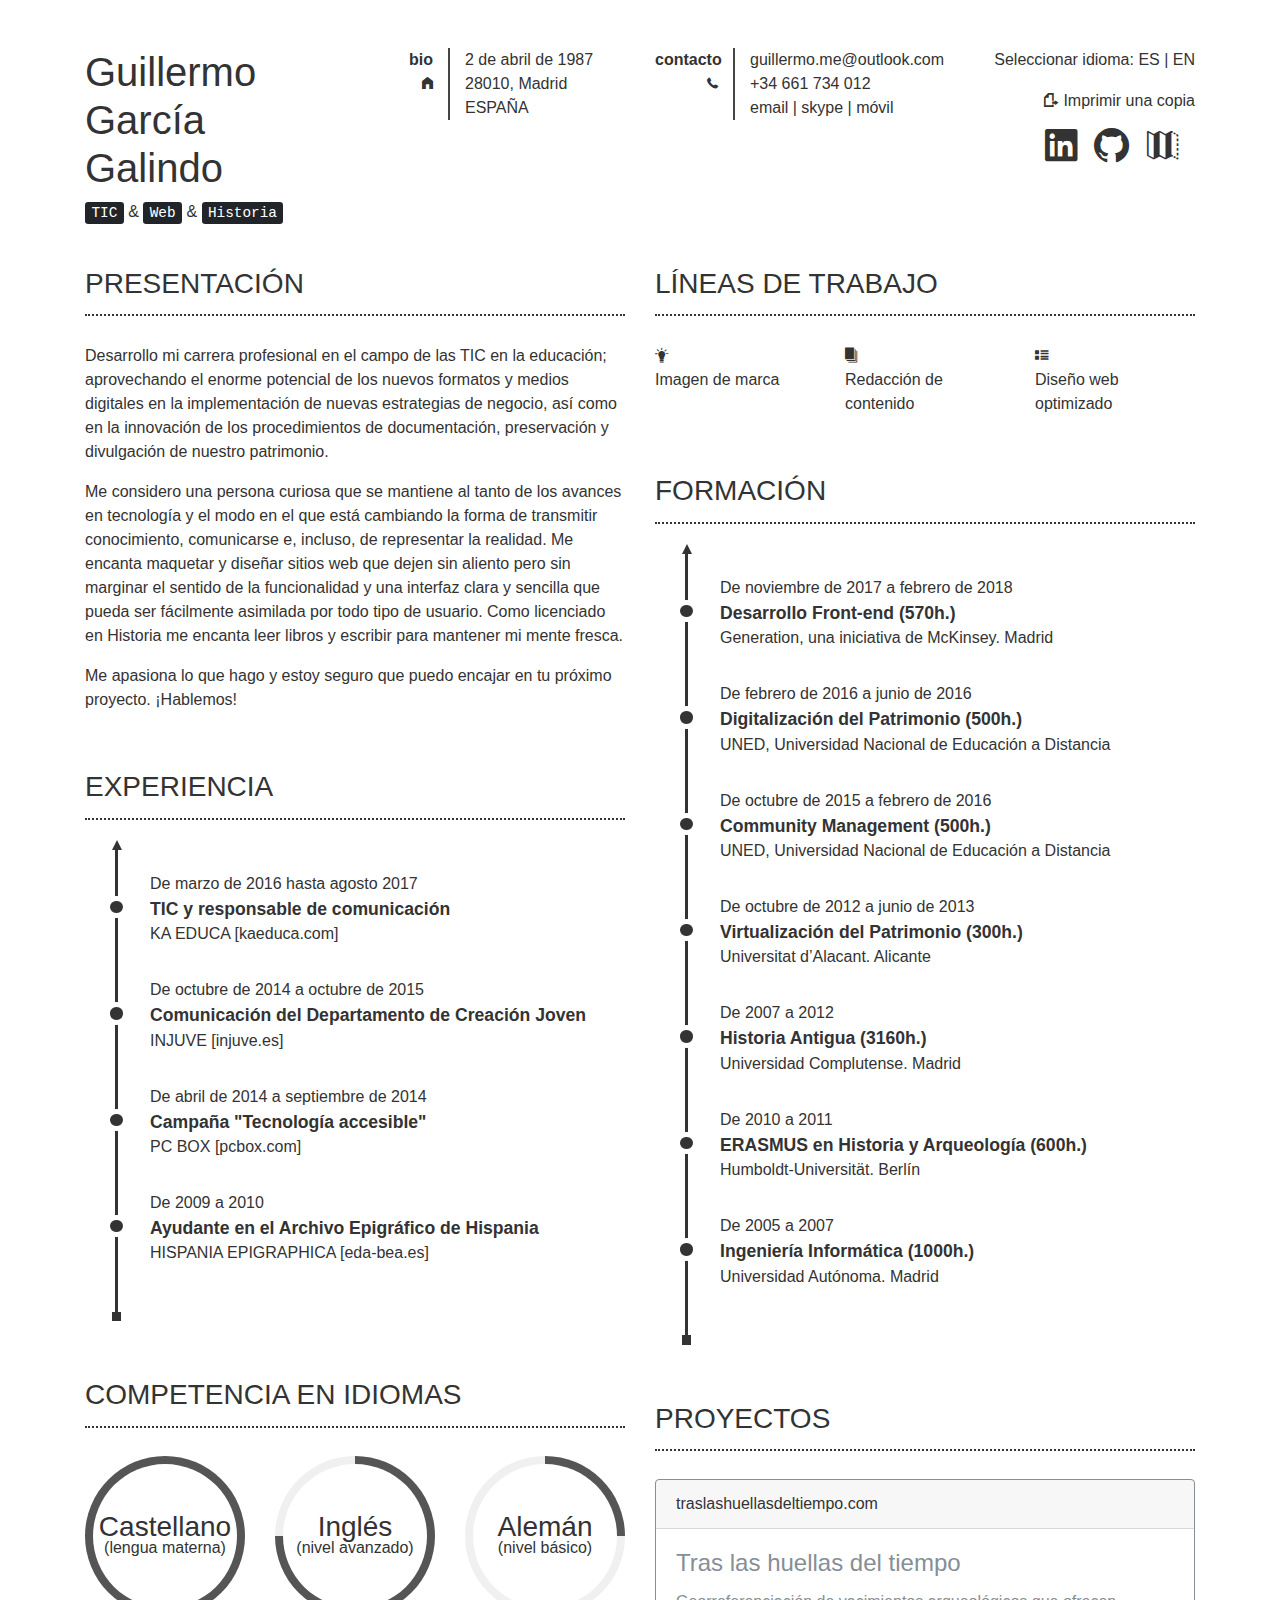
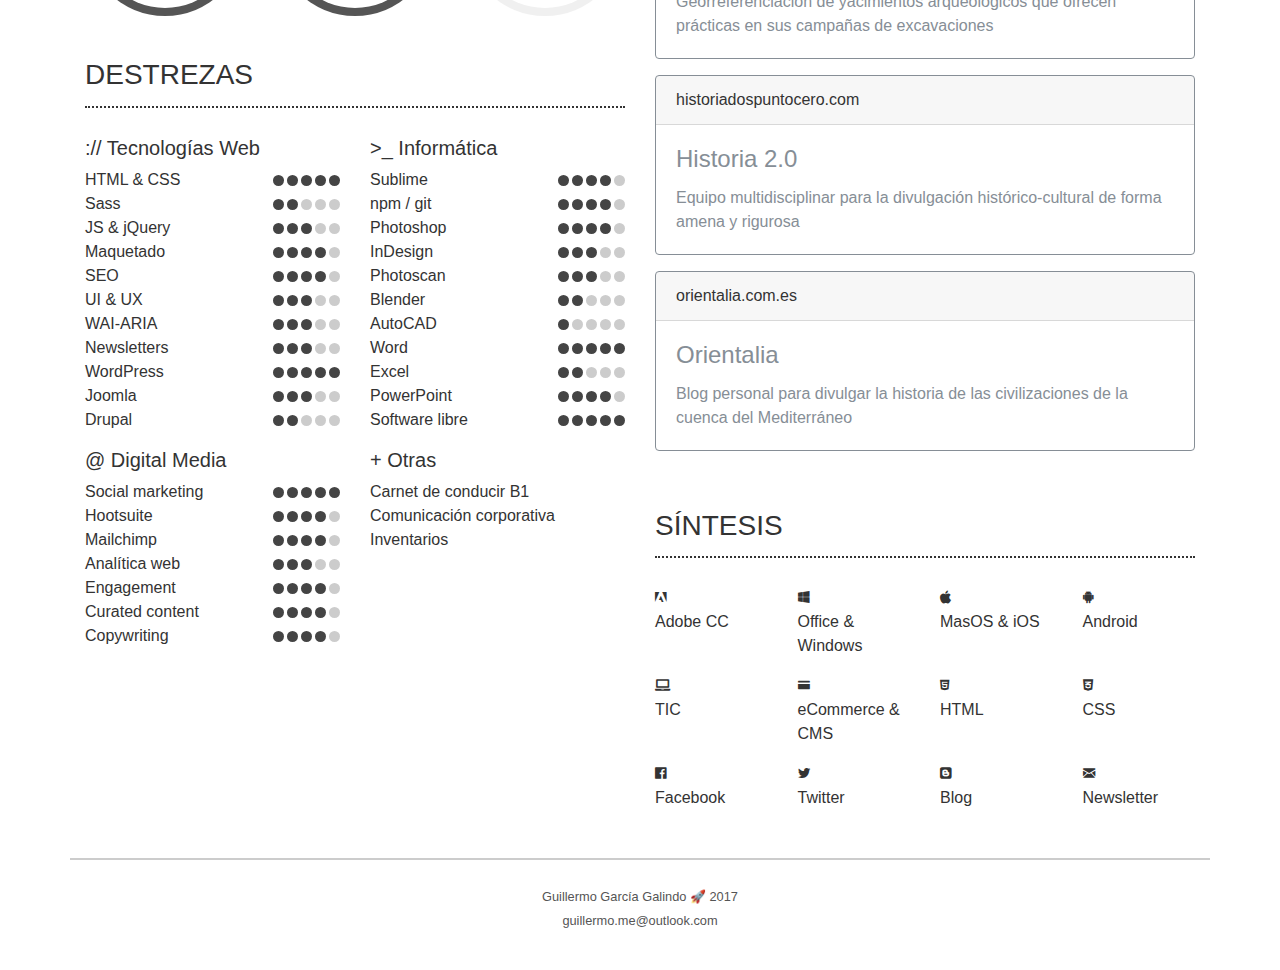
<file: index_nested.html>
<!doctype html>
<html lang="es">

<head>
  <title>Resume | Guillermo García Galindo</title>
  <meta charset="utf-8" />
  <meta name="viewport" content="width=device-width, initial-scale=1.0, user-scalable=no, shrink-to-fit=no" />
  <meta http-equiv="x-ua-compatible" content="ie=edge" />
  <link rel="stylesheet" href="css/bootstrap.min.css" type="text/css" />
  <link rel="stylesheet" href="css/style.css" type="text/css" />
  <!--[if lt IE 9]>
  <script src="https://oss.maxcdn.com/html5shiv/3.7.3/html5shiv.min.js"></script>
  <script src="https://oss.maxcdn.com/respond/1.4.2/respond.min.js"></script>
  <![endif]-->
</head>

<body>

  <header class="container">
    <div class="row">
      <div class="col-sm-6 col-lg-3 order-lg-1 column">
        <h1>Guillermo García Galindo</h1>
        <kbd>TIC</kbd> &
        <kbd>Web</kbd> &
        <kbd>Historia</kbd>
      </div>
      <div class="col-sm-6 col-lg-3 order-lg-4 text-sm-right column">
        <p class="language">Seleccionar idioma:
          <a href="/es">ES</a> |
          <a href="/en">EN</a>
        </p>
        <a href="/guillermoCVes.pdf" class="print">Imprimir una copia</a>
        <ul class="list-inline social-icons">
          <li class="list-inline-item">
            <a href="https://linkedin.com/in/guillermogarciagalindo" target="_blank">
              <span class="fi-social-linkedin" aria-label="LinkedIn"></span>
            </a>
          </li>
          <li class="list-inline-item">
            <a href="https://github.com/gekubo" target="_blank">
              <span class="fi-social-github" aria-label="GitHub"></span>
            </a>
          </li>
          <li class="list-inline-item">
            <a href="/portfolio.html">
              <span class="fi-foundation" aria-label="Portfolio"></span>
            </a>
          </li>
          <li class="list-inline-item"></li>
        </ul>
      </div>
      <div class="col-sm-6 col-lg-3 order-lg-2 column">
        <dl class="row info">
          <dt class="col-sm-4 text-md-right">bio</dt>
          <dd class="col-sm-8">2 de abril de 1987</dd>
          <dt class="col-sm-4 text-md-right">
            <span class="fi-home" aria-hidden="true"></span>
          </dt>
          <dd class="col-sm-8">28010, Madrid</dd>
          <dt class="col-sm-4"></dt>
          <dd class="col-sm-8">ESPAÑA</dd>
        </dl>
      </div>
      <div class="col-sm-6 col-lg-3 order-lg-3 column">
        <dl class="row info">
          <dt class="col-sm-4 text-md-right">contacto</dt>
          <dd class="col-sm-8">guillermo.me@outlook.com</dd>
          <dt class="col-sm-4 text-md-right">
            <span class="fi-telephone" aria-hidden="true"></span>
          </dt>
          <dd class="col-sm-8">+34 661 734 012</dd>
          <dt class="col-sm-4"></dt>
          <dd class="col-sm-8">email | skype | móvil</dd>
        </dl>
      </div>
    </div>
  </header>

  <main class="container">
    <div class="row">
      <div class="col-lg-6">
        <h3 class="section">Presentación</h3>
        <p>Desarrollo mi carrera profesional en el campo de las TIC en la educación; aprovechando el enorme potencial de los
          nuevos formatos y medios digitales en la implementación de nuevas estrategias de negocio, así como en la innovación
          de los procedimientos de documentación, preservación y divulgación de nuestro patrimonio.</p>
        <p>Me considero una persona curiosa que se mantiene al tanto de los avances en tecnología y el modo en el que está cambiando
          la forma de transmitir conocimiento, comunicarse e, incluso, de representar la realidad. Me encanta maquetar y
          diseñar sitios web que dejen sin aliento pero sin marginar el sentido de la funcionalidad y una interfaz clara
          y sencilla que pueda ser fácilmente asimilada por todo tipo de usuario. Como licenciado en Historia me encanta
          leer libros y escribir para mantener mi mente fresca.</p>
        <p>Me apasiona lo que hago y estoy seguro que puedo encajar en tu próximo proyecto. ¡Hablemos!</p>
        <div class="row">
          <div class="col-lg-12">
            <h3 class="section">Experiencia</h3>
            <div class="timeline-container">

              <div class="timeline">
                <div class="timeline-item">
                  <div class="date">
                    De marzo de 2016 hasta agosto 2017
                  </div>
                  <div class="topic">
                    TIC y responsable de comunicación
                  </div>
                  <div class="location">
                    KA EDUCA
                    <a href="https://inteligenciaestrategicaeducativa.com" target="_blank">[kaeduca.com]</a>
                  </div>
                </div>

                <div class="timeline-item">
                  <div class="date">
                    De octubre de 2014 a octubre de 2015
                  </div>
                  <div class="topic">
                    Comunicación del Departamento de Creación Joven
                  </div>
                  <div class="location">
                    INJUVE
                    <a href="http://injuve.es" target="_blank">[injuve.es]</a>
                  </div>
                </div>

                <div class="timeline-item">
                  <div class="date">
                    De abril de 2014 a septiembre de 2014
                  </div>
                  <div class="topic">
                    Campaña "Tecnología accesible"
                  </div>
                  <div class="location">
                    PC BOX
                    <a href="https://www.pcbox.com" target="_blank">[pcbox.com]</a>
                  </div>
                </div>

                <div class="timeline-item">
                  <div class="date">
                    De 2009 a 2010
                  </div>
                  <div class="topic">
                    Ayudante en el Archivo Epigráfico de Hispania
                  </div>
                  <div class="location">
                    HISPANIA EPIGRAPHICA
                    <a href="http://eda-bea.es" target="_blank">[eda-bea.es]</a>
                  </div>
                </div>

              </div>

            </div>
          </div>
        </div>

        <div class="row">
          <div class="col-lg-12">
            <h3 class="section">Competencia en idiomas</h3>
            <div class="row">
              <div class="col-md-4">
                <div class="progress-radial progress-100 setsize">
                  <div class="overlay setsize">
                    <h3>Castellano</h3>
                    <p>(lengua materna)</p>
                  </div>
                </div>
              </div>
              <div class="col-md-4">
                <div class="progress-radial progress-75 setsize">
                  <div class="overlay setsize">
                    <h3>Inglés</h3>
                    <p>(nivel avanzado)</p>
                  </div>
                </div>
              </div>
              <div class="col-md-4">
                <div class="progress-radial progress-25 setsize">
                  <div class="overlay setsize">
                    <h3>Alemán</h3>
                    <p>(nivel básico)</p>
                  </div>
                </div>
              </div>
            </div>
          </div>
        </div>


        <div class="row">
          <div class="col-lg-12">
            <h3 class="section">Destrezas</h3>
            <div class="row">
              <div class="col-md-6">
                <h5>:// Tecnologías Web</h5>
                <ul class="skills">
                  <li>HTML & CSS
                    <span class="checked"></span>
                    <span class="checked"></span>
                    <span class="checked"></span>
                    <span class="checked"></span>
                    <span class="checked"></span>
                  </li>
                  <li>Sass
                    <span class="unchecked"></span>
                    <span class="unchecked"></span>
                    <span class="unchecked"></span>
                    <span class="checked"></span>
                    <span class="checked"></span>
                  </li>
                  <li>JS & jQuery
                    <span class="unchecked"></span>
                    <span class="unchecked"></span>
                    <span class="checked"></span>
                    <span class="checked"></span>
                    <span class="checked"></span>
                  </li>
                  <li>Maquetado
                    <span class="unchecked"></span>
                    <span class="checked"></span>
                    <span class="checked"></span>
                    <span class="checked"></span>
                    <span class="checked"></span>
                  </li>
                  <li>SEO
                    <span class="unchecked"></span>
                    <span class="checked"></span>
                    <span class="checked"></span>
                    <span class="checked"></span>
                    <span class="checked"></span>
                  </li>
                  <li>UI & UX
                    <span class="unchecked"></span>
                    <span class="unchecked"></span>
                    <span class="checked"></span>
                    <span class="checked"></span>
                    <span class="checked"></span>
                  </li>
                  <li>WAI-ARIA
                    <span class="unchecked"></span>
                    <span class="unchecked"></span>
                    <span class="checked"></span>
                    <span class="checked"></span>
                    <span class="checked"></span>
                  </li>
                  <li>Newsletters
                    <span class="unchecked"></span>
                    <span class="unchecked"></span>
                    <span class="checked"></span>
                    <span class="checked"></span>
                    <span class="checked"></span>
                  </li>
                  <li>WordPress
                    <span class="checked"></span>
                    <span class="checked"></span>
                    <span class="checked"></span>
                    <span class="checked"></span>
                    <span class="checked"></span>
                  </li>
                  <li>Joomla
                    <span class="unchecked"></span>
                    <span class="unchecked"></span>
                    <span class="checked"></span>
                    <span class="checked"></span>
                    <span class="checked"></span>
                  </li>
                  <li>Drupal
                    <span class="unchecked"></span>
                    <span class="unchecked"></span>
                    <span class="unchecked"></span>
                    <span class="checked"></span>
                    <span class="checked"></span>
                  </li>
                </ul>
                <h5>@ Digital Media</h5>
                <ul class="skills">
                  <li>Social marketing
                    <span class="checked"></span>
                    <span class="checked"></span>
                    <span class="checked"></span>
                    <span class="checked"></span>
                    <span class="checked"></span>
                  </li>
                  <li>Hootsuite
                    <span class="unchecked"></span>
                    <span class="checked"></span>
                    <span class="checked"></span>
                    <span class="checked"></span>
                    <span class="checked"></span>
                  </li>
                  <li>Mailchimp
                    <span class="unchecked"></span>
                    <span class="checked"></span>
                    <span class="checked"></span>
                    <span class="checked"></span>
                    <span class="checked"></span>
                  </li>
                  <li>Analítica web
                    <span class="unchecked"></span>
                    <span class="unchecked"></span>
                    <span class="checked"></span>
                    <span class="checked"></span>
                    <span class="checked"></span>
                  </li>
                  <li>Engagement
                    <span class="unchecked"></span>
                    <span class="checked"></span>
                    <span class="checked"></span>
                    <span class="checked"></span>
                    <span class="checked"></span>
                  </li>
                  <li>Curated content
                    <span class="unchecked"></span>
                    <span class="checked"></span>
                    <span class="checked"></span>
                    <span class="checked"></span>
                    <span class="checked"></span>
                  </li>
                  <li>Copywriting
                    <span class="unchecked"></span>
                    <span class="checked"></span>
                    <span class="checked"></span>
                    <span class="checked"></span>
                    <span class="checked"></span>
                  </li>
                </ul>
              </div>
              <div class="col-md-6">
                <h5>>_ Informática</h5>
                <ul class="skills">
                  <li>Sublime
                    <span class="unchecked"></span>
                    <span class="checked"></span>
                    <span class="checked"></span>
                    <span class="checked"></span>
                    <span class="checked"></span>
                  </li>
                  <li>npm / git
                    <span class="unchecked"></span>
                    <span class="checked"></span>
                    <span class="checked"></span>
                    <span class="checked"></span>
                    <span class="checked"></span>
                  </li>
                  <li>Photoshop
                    <span class="unchecked"></span>
                    <span class="checked"></span>
                    <span class="checked"></span>
                    <span class="checked"></span>
                    <span class="checked"></span>
                  </li>
                  <li>InDesign
                    <span class="unchecked"></span>
                    <span class="unchecked"></span>
                    <span class="checked"></span>
                    <span class="checked"></span>
                    <span class="checked"></span>
                  </li>
                  <li>Photoscan
                    <span class="unchecked"></span>
                    <span class="unchecked"></span>
                    <span class="checked"></span>
                    <span class="checked"></span>
                    <span class="checked"></span>
                  </li>
                  <li>Blender
                    <span class="unchecked"></span>
                    <span class="unchecked"></span>
                    <span class="unchecked"></span>
                    <span class="checked"></span>
                    <span class="checked"></span>
                  </li>
                  <li>AutoCAD
                    <span class="unchecked"></span>
                    <span class="unchecked"></span>
                    <span class="unchecked"></span>
                    <span class="unchecked"></span>
                    <span class="checked"></span>
                  </li>
                  <li>Word
                    <span class="checked"></span>
                    <span class="checked"></span>
                    <span class="checked"></span>
                    <span class="checked"></span>
                    <span class="checked"></span>
                  </li>
                  <li>Excel
                    <span class="unchecked"></span>
                    <span class="unchecked"></span>
                    <span class="unchecked"></span>
                    <span class="checked"></span>
                    <span class="checked"></span>
                  </li>
                  <li>PowerPoint
                    <span class="unchecked"></span>
                    <span class="checked"></span>
                    <span class="checked"></span>
                    <span class="checked"></span>
                    <span class="checked"></span>
                  </li>
                  <li>Software libre
                    <span class="checked"></span>
                    <span class="checked"></span>
                    <span class="checked"></span>
                    <span class="checked"></span>
                    <span class="checked"></span>
                  </li>
                </ul>
                <h5>+ Otras</h5>
                <ul class="skills">
                  <li>Carnet de conducir B1</li>
                  <li>Comunicación corporativa</li>
                  <li>Inventarios</li>
                </ul>
              </div>
            </div>
          </div>
</div>
        </div>
        <!-- FIN DE LA COLUMNA IZQUIERDA-->

        <div class="col-lg-6">
          <h3 class="section">Líneas de trabajo</h3>
          <div class="row animation">
            <div class="col-sm-4">
              <div class="line"></div>
              <span class="fi-lightbulb" aria-label="Imagen de marca"></span>
              <p>Imagen de marca</p>
            </div>
            <div class="col-sm-4">
              <div class="line"></div>
              <span class="fi-page-multiple" aria-label="Redacción de contenido"></span>
              <p>Redacción de contenido</p>
            </div>
            <div class="col-sm-4">
              <div class="line"></div>
              <span class="fi-results" aria-label="Diseño web optimizado"></span>
              <p>Diseño web optimizado</p>
            </div>
            <!-- <span class="fi-foundation" aria-label="Portfolio"></span> -->
          </div>

          <div class="row">
            <div class="col-lg-12">
              <h3 class="section">Formación</h3>
              <div class="timeline-container">
                <div class="timeline">

                  <div class="timeline-item">
                    <div class="date">
                      De noviembre de 2017 a febrero de 2018
                    </div>
                    <div class="topic">
                      Desarrollo Front-end (570h.)
                    </div>
                    <div class="location">
                      Generation, una iniciativa de McKinsey. Madrid
                    </div>
                  </div>

                  <div class="timeline-item">
                    <div class="date">
                      De febrero de 2016 a junio de 2016
                    </div>
                    <div class="topic">
                      Digitalización del Patrimonio (500h.)
                    </div>
                    <div class="location">
                      UNED, Universidad Nacional de Educación a Distancia
                    </div>
                  </div>

                  <div class="timeline-item">
                    <div class="date">
                      De octubre de 2015 a febrero de 2016
                    </div>
                    <div class="topic">
                      Community Management (500h.)
                    </div>
                    <div class="location">
                      UNED, Universidad Nacional de Educación a Distancia
                    </div>
                  </div>

                  <div class="timeline-item">
                    <div class="date">
                      De octubre de 2012 a junio de 2013
                    </div>
                    <div class="topic">
                      Virtualización del Patrimonio (300h.)
                    </div>
                    <div class="location">
                      Universitat d’Alacant. Alicante
                    </div>
                  </div>

                  <div class="timeline-item">
                    <div class="date">
                      De 2007 a 2012
                    </div>
                    <div class="topic">
                      Historia Antigua (3160h.)
                    </div>
                    <div class="location">
                      Universidad Complutense. Madrid
                    </div>
                  </div>

                  <div class="timeline-item">
                    <div class="date">
                      De 2010 a 2011
                    </div>
                    <div class="topic">
                      ERASMUS en Historia y Arqueología (600h.)
                    </div>
                    <div class="location">
                      Humboldt-Universität. Berlín
                    </div>
                  </div>

                  <div class="timeline-item">
                    <div class="date">
                      De 2005 a 2007
                    </div>
                    <div class="topic">
                      Ingeniería Informática (1000h.)
                    </div>
                    <div class="location">
                      Universidad Autónoma. Madrid
                    </div>
                  </div>

                </div>
              </div>
            </div>
          </div>

          <div class="row">
            <div class="col-lg-12">
              <h3 class="section">Proyectos</h3>

              <div class="card border-secondary mb-3">
                <div class="card-header">
                  <a href="https://www.traslashuellasdeltiempo.com" target="_blank">traslashuellasdeltiempo.com</a>
                </div>
                <div class="card-body text-secondary">
                  <h4 class="card-title">Tras las huellas del tiempo</h4>
                  <p class="card-text">Georreferenciación de yacimientos arqueológicos que ofrecen prácticas en sus campañas de excavaciones</p>
                </div>
              </div>

              <div class="card border-secondary mb-3">
                <div class="card-header">
                  <a href="https://historiadospuntocero.com" target="_blank">historiadospuntocero.com</a>
                </div>
                <div class="card-body text-secondary">
                  <h4 class="card-title">Historia 2.0</h4>
                  <p class="card-text">Equipo multidisciplinar para la divulgación histórico-cultural de forma amena y rigurosa</p>
                </div>
              </div>

              <div class="card border-secondary mb-3">
                <div class="card-header">
                  <a href="https://www.orientalia.com.es" target="_blank">orientalia.com.es</a>
                </div>
                <div class="card-body text-secondary">
                  <h4 class="card-title">Orientalia</h4>
                  <p class="card-text">Blog personal para divulgar la historia de las civilizaciones de la cuenca del Mediterráneo</p>
                </div>
              </div>
            </div>
          </div>

          <div class="row">
            <div class="col-lg-12">
              <h3 class="section">Síntesis</h3>
              <div class="row">
                <div class="col-sm-6 col-md-3">
                  <div class="box">
                    <span class="fi-social-adobe" aria-hidden="true"></span>
                    <p>Adobe CC</p>
                  </div>
                </div>
                <div class="col-sm-6 col-md-3">
                  <div class="box">
                    <span class="fi-social-windows" aria-hidden="true"></span>
                    <p>Office & Windows</p>
                  </div>
                </div>
                <div class="col-sm-6 col-md-3">
                  <div class="box">
                    <span class="fi-social-apple" aria-hidden="true"></span>
                    <p>MasOS & iOS</p>
                  </div>
                </div>
                <div class="col-sm-6 col-md-3">
                  <div class="box">
                    <span class="fi-social-android" aria-hidden="true"></span>
                    <p>Android</p>
                  </div>
                </div>
              </div>
              <div class="row">
                <div class="col-sm-6 col-md-3">
                  <div class="box">
                    <span class="fi-laptop" aria-hidden="true"></span>
                    <p>TIC</p>
                  </div>
                </div>
                <div class="col-sm-6 col-md-3">
                  <div class="box">
                    <span class="fi-credit-card" aria-hidden="true"></span>
                    <p>eCommerce & CMS</p>
                  </div>
                </div>
                <div class="col-sm-6 col-md-3">
                  <div class="box">
                    <span class="fi-html5" aria-hidden="true"></span>
                    <p>HTML</p>
                  </div>
                </div>
                <div class="col-sm-6 col-md-3">
                  <div class="box">
                    <span class="fi-css3" aria-hidden="true"></span>
                    <p>CSS</p>
                  </div>
                </div>
              </div>
              <div class="row">
                <div class="col-sm-6 col-md-3">
                  <div class="box">
                    <span class="fi-social-facebook" aria-hidden="true"></span>
                    <p>Facebook</p>
                  </div>
                </div>
                <div class="col-sm-6 col-md-3">
                  <div class="box">
                    <span class="fi-social-twitter" aria-hidden="true"></span>
                    <p>Twitter</p>
                  </div>
                </div>
                <div class="col-sm-6 col-md-3">
                  <div class="box">
                    <span class="fi-social-blogger" aria-hidden="true"></span>
                    <p>Blog</p>
                  </div>
                </div>
                <div class="col-sm-6 col-md-3">
                  <div class="box">
                    <span class="fi-mail" aria-hidden="true"></span>
                    <p>Newsletter</p>
                  </div>
                </div>
              </div>
            </div>
          </div>

      </div>
    </div>
  </main>


  <footer class="container" id="footer">
    <div class="row">
      <div class="col-lg-12 text-center">
        <small class="credits">
          <a href="https://linkedin.com/in/guillermogarciagalindo" target="_blank">Guillermo García Galindo</a> 🚀 2017
          <br/>
          <a href="mailto:guillermo.garcia.galindo@outlook.com">guillermo.me@outlook.com</a>
        </small>
      </div>
    </div>
  </footer>

  <!-- JavaScript -->
  <script src="https://code.jquery.com/jquery-3.2.1.slim.min.js" type="text/javascript"></script>
  <script src="js/bootstrap.min.js" type="text/javascript"></script>
  <script src="js/plugin.js" type="text/javascript"></script>

</body>

</html>
</file>
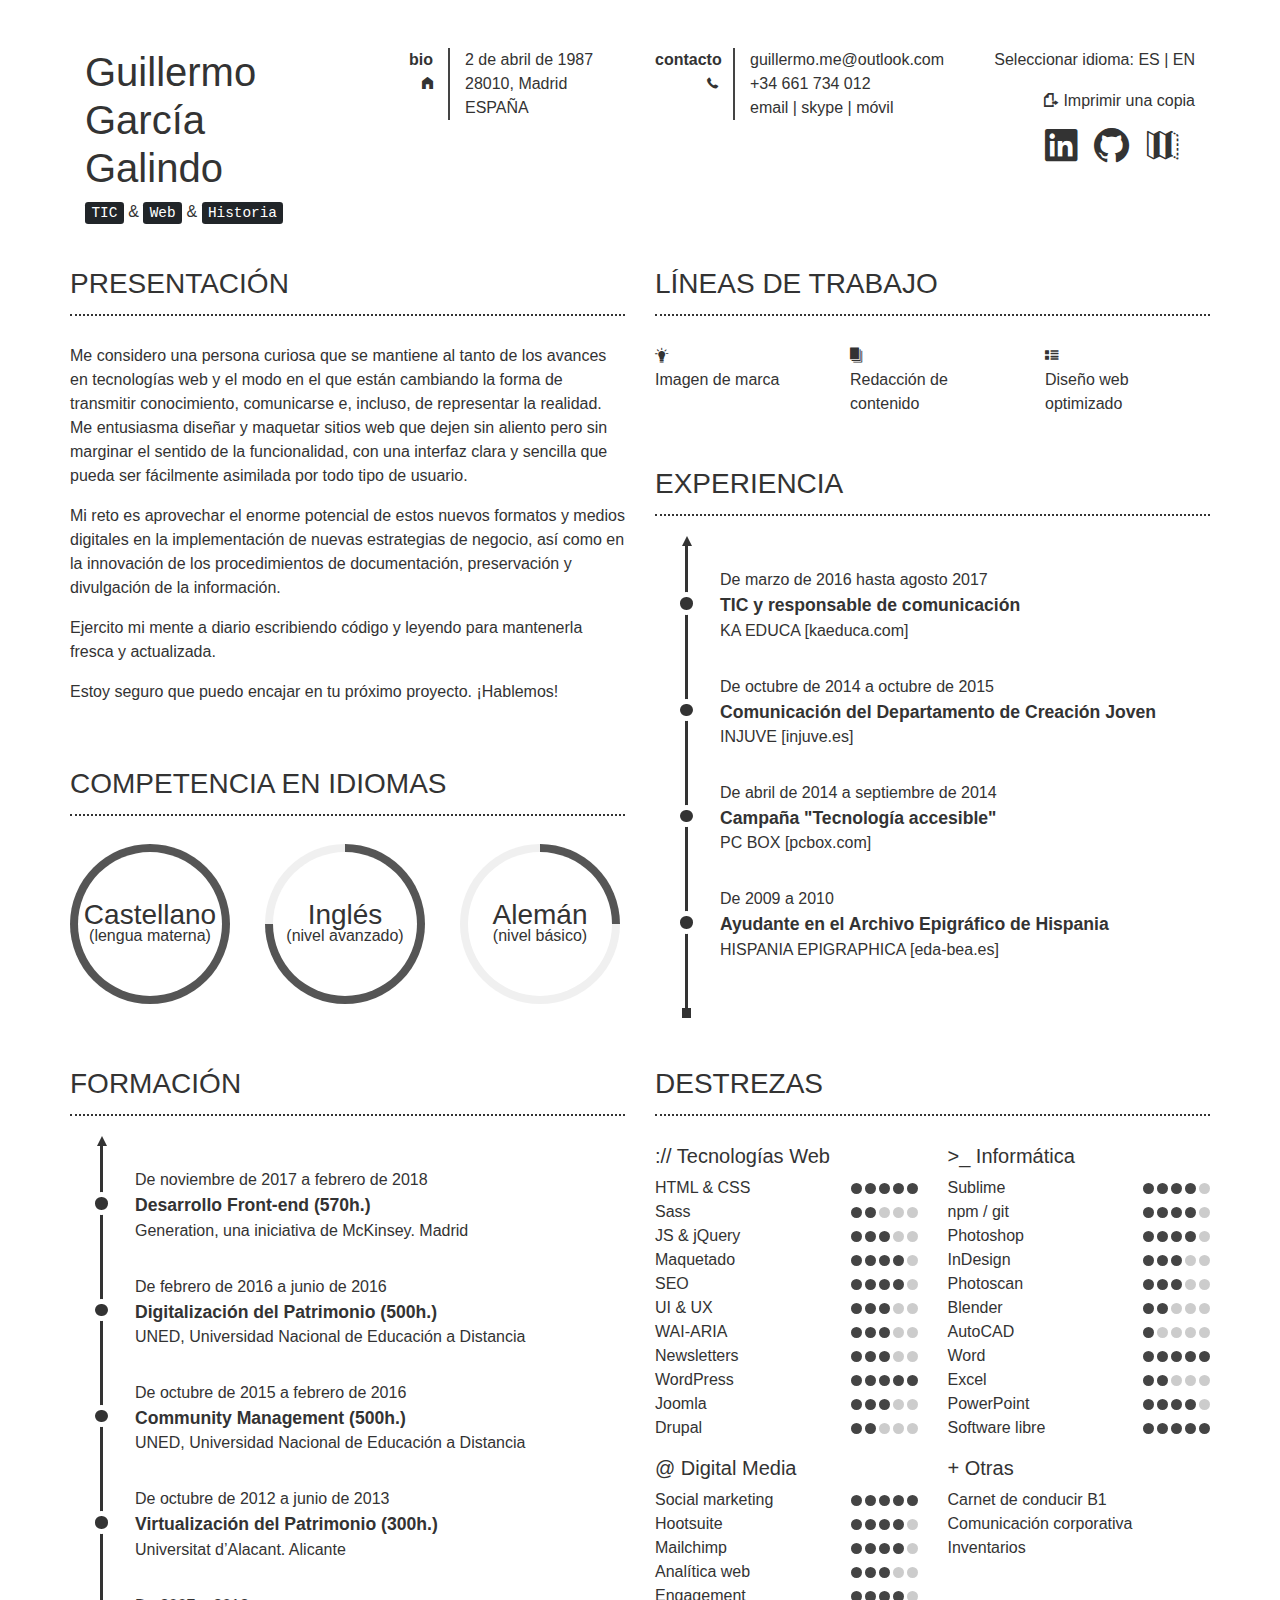
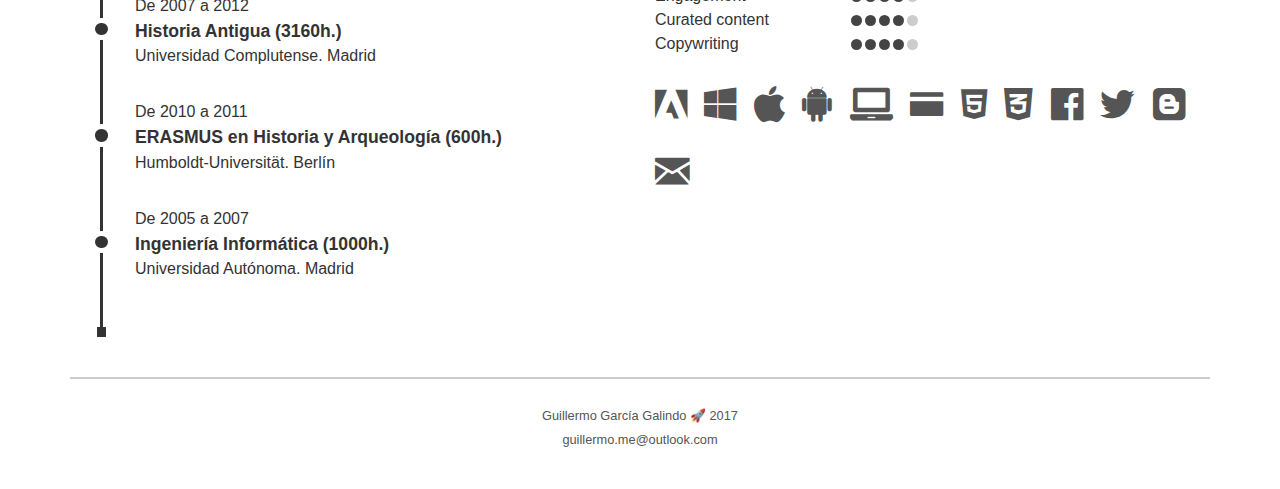
<file: index_sample.html>
<!doctype html>
<html lang="es">
<head>
  <title>Resume | Guillermo García Galindo</title>
  <meta charset="utf-8" />
  <meta name="viewport" content="width=device-width, initial-scale=1.0, user-scalable=no" />
  <meta http-equiv="x-ua-compatible" content="ie=edge" />
  <link rel="stylesheet" href="css/bootstrap.min.css" type="text/css" />
  <link rel="stylesheet" href="css/style.css" type="text/css" />
  <!--[if lt IE 9]>
  <script src="https://oss.maxcdn.com/html5shiv/3.7.3/html5shiv.min.js"></script>
  <script src="https://oss.maxcdn.com/respond/1.4.2/respond.min.js"></script>
  <![endif]-->
</head>
<body>

  <header class="container">
    <div class="row">
      <div class="col-sm-6 col-lg-3 order-lg-1 column">
        <h1>Guillermo García Galindo</h1>
        <kbd>TIC</kbd> &
        <kbd>Web</kbd> &
        <kbd>Historia</kbd>
      </div>
      <div class="col-sm-6 col-lg-3 order-lg-4 text-sm-right column">
        <p class="language">Seleccionar idioma:
          <a href="/es">ES</a> |
          <a href="/en">EN</a>
        </p>
        <a href="/guillermoCVes.pdf" class="print">Imprimir una copia</a>
        <ul class="list-inline social-icons">
          <li class="list-inline-item">
            <a href="https://linkedin.com/in/guillermogarciagalindo" target="_blank">
              <span class="fi-social-linkedin" aria-label="LinkedIn"></span>
            </a>
          </li>
          <li class="list-inline-item">
            <a href="https://github.com/gekubo" target="_blank">
              <span class="fi-social-github" aria-label="GitHub"></span>
            </a>
          </li>
          <li class="list-inline-item">
            <a href="/portfolio.html">
              <span class="fi-foundation" aria-label="Portfolio"></span>
            </a>
          </li>
          <li class="list-inline-item"></li>
        </ul>
      </div>
      <div class="col-sm-6 col-lg-3 order-lg-2 column">
        <dl class="row info">
          <dt class="col-sm-4 text-md-right">bio</dt>
          <dd class="col-sm-8">2 de abril de 1987</dd>
          <dt class="col-sm-4 text-md-right">
            <span class="fi-home" aria-hidden="true"></span>
          </dt>
          <dd class="col-sm-8">28010, Madrid</dd>
          <dt class="col-sm-4"></dt>
          <dd class="col-sm-8">ESPAÑA</dd>
        </dl>
      </div>
      <div class="col-sm-6 col-lg-3 order-lg-3 column">
        <dl class="row info">
          <dt class="col-sm-4 text-md-right">contacto</dt>
          <dd class="col-sm-8">guillermo.me@outlook.com</dd>
          <dt class="col-sm-4 text-md-right">
            <span class="fi-telephone" aria-hidden="true"></span>
          </dt>
          <dd class="col-sm-8">+34 661 734 012</dd>
          <dt class="col-sm-4"></dt>
          <dd class="col-sm-8">email | skype | móvil</dd>
        </dl>
      </div>
    </div>
  </header>

  <main class="container">
    <div class="grid row">
      <div id="presentacion" class="item">
        <div class="content">
          <h3 class="section">Presentación</h3>
          <p>Me considero una persona curiosa que se mantiene al tanto de los avances en tecnologías web y el modo en el que
            están cambiando la forma de transmitir conocimiento, comunicarse e, incluso, de representar la realidad. Me entusiasma
            diseñar y maquetar sitios web que dejen sin aliento pero sin marginar el sentido de la funcionalidad, con una
            interfaz clara y sencilla que pueda ser fácilmente asimilada por todo tipo de usuario.</p>
          <p>Mi reto es aprovechar el enorme potencial de estos nuevos formatos y medios digitales en la implementación de nuevas
            estrategias de negocio, así como en la innovación de los procedimientos de documentación, preservación y divulgación
            de la información.</p>
          <p>Ejercito mi mente a diario escribiendo código y leyendo para mantenerla fresca y actualizada.</p>
          <p>Estoy seguro que puedo encajar en tu próximo proyecto. ¡Hablemos!</p>
        </div>
      </div>

      <div id="trabajo" class="item">
        <div class="content">
          <h3 class="section">Líneas de trabajo</h3>
          <!-- <span class="fi-foundation" aria-label="Portfolio"></span> -->

          <div class="row animation">
            <div class="col-sm-4">
              <div class="line"></div>
              <span class="fi-lightbulb" aria-label="Imagen de marca"></span>
              <p>Imagen de marca</p>
            </div>
            <div class="col-sm-4">
              <div class="line"></div>
              <span class="fi-page-multiple" aria-label="Redacción de contenido"></span>
              <p>Redacción de contenido</p>
            </div>
            <div class="col-sm-4">
              <div class="line"></div>
              <span class="fi-results" aria-label="Diseño web optimizado"></span>
              <p>Diseño web optimizado</p>
            </div>
          </div>
        </div>
      </div>

      <div id="experiencia" class="item">
        <div class="content">
          <h3 class="section">Experiencia</h3>
          <div class="timeline-container">

            <div class="timeline">
              <div class="timeline-item">
                <div class="date">
                  De marzo de 2016 hasta agosto 2017
                </div>
                <div class="topic">
                  TIC y responsable de comunicación
                </div>
                <div class="location">
                  KA EDUCA
                  <a href="https://inteligenciaestrategicaeducativa.com" target="_blank">[kaeduca.com]</a>
                </div>
              </div>

              <div class="timeline-item">
                <div class="date">
                  De octubre de 2014 a octubre de 2015
                </div>
                <div class="topic">
                  Comunicación del Departamento de Creación Joven
                </div>
                <div class="location">
                  INJUVE
                  <a href="http://injuve.es" target="_blank">[injuve.es]</a>
                </div>
              </div>

              <div class="timeline-item">
                <div class="date">
                  De abril de 2014 a septiembre de 2014
                </div>
                <div class="topic">
                  Campaña "Tecnología accesible"
                </div>
                <div class="location">
                  PC BOX
                  <a href="https://www.pcbox.com" target="_blank">[pcbox.com]</a>
                </div>
              </div>

              <div class="timeline-item">
                <div class="date">
                  De 2009 a 2010
                </div>
                <div class="topic">
                  Ayudante en el Archivo Epigráfico de Hispania
                </div>
                <div class="location">
                  HISPANIA EPIGRAPHICA
                  <a href="http://eda-bea.es" target="_blank">[eda-bea.es]</a>
                </div>
              </div>

            </div>

          </div>
        </div>
      </div>

      <div id="idiomas" class="item">
        <div class="content">
          <h3 class="section">Competencia en idiomas</h3>
          <div class="row">
            <div class="col-sm-4">
              <div class="progress-radial progress-100 setsize">
                <div class="overlay setsize">
                  <h3>Castellano</h3>
                  <p>(lengua materna)</p>
                </div>
              </div>
            </div>
            <div class="col-sm-4">
              <div class="progress-radial progress-75 setsize">
                <div class="overlay setsize">
                  <h3>Inglés</h3>
                  <p>(nivel avanzado)</p>
                </div>
              </div>
            </div>
            <div class="col-sm-4">
              <div class="progress-radial progress-25 setsize">
                <div class="overlay setsize">
                  <h3>Alemán</h3>
                  <p>(nivel básico)</p>
                </div>
              </div>
            </div>
          </div>
        </div>
      </div>

      <div id="formacion" class="item">
        <div class="content">
          <h3 class="section">Formación</h3>
          <div class="timeline-container">
            <div class="timeline">

              <div class="timeline-item">
                <div class="date">
                  De noviembre de 2017 a febrero de 2018
                </div>
                <div class="topic">
                  Desarrollo Front-end (570h.)
                </div>
                <div class="location">
                  Generation, una iniciativa de McKinsey. Madrid
                </div>
              </div>

              <div class="timeline-item">
                <div class="date">
                  De febrero de 2016 a junio de 2016
                </div>
                <div class="topic">
                  Digitalización del Patrimonio (500h.)
                </div>
                <div class="location">
                  UNED, Universidad Nacional de Educación a Distancia
                </div>
              </div>

              <div class="timeline-item">
                <div class="date">
                  De octubre de 2015 a febrero de 2016
                </div>
                <div class="topic">
                  Community Management (500h.)
                </div>
                <div class="location">
                  UNED, Universidad Nacional de Educación a Distancia
                </div>
              </div>

              <div class="timeline-item">
                <div class="date">
                  De octubre de 2012 a junio de 2013
                </div>
                <div class="topic">
                  Virtualización del Patrimonio (300h.)
                </div>
                <div class="location">
                  Universitat d’Alacant. Alicante
                </div>
              </div>

              <div class="timeline-item">
                <div class="date">
                  De 2007 a 2012
                </div>
                <div class="topic">
                  Historia Antigua (3160h.)
                </div>
                <div class="location">
                  Universidad Complutense. Madrid
                </div>
              </div>

              <div class="timeline-item">
                <div class="date">
                  De 2010 a 2011
                </div>
                <div class="topic">
                  ERASMUS en Historia y Arqueología (600h.)
                </div>
                <div class="location">
                  Humboldt-Universität. Berlín
                </div>
              </div>

              <div class="timeline-item">
                <div class="date">
                  De 2005 a 2007
                </div>
                <div class="topic">
                  Ingeniería Informática (1000h.)
                </div>
                <div class="location">
                  Universidad Autónoma. Madrid
                </div>
              </div>

            </div>
          </div>
        </div>
      </div>

      <div id="destrezas" class="item">
        <div class="content">
          <h3 class="section">Destrezas</h3>
          <div class="row">
            <div class="col-md-6">
              <h5>:// Tecnologías Web</h5>
              <ul class="skills">
                <li>HTML & CSS
                  <span class="checked"></span>
                  <span class="checked"></span>
                  <span class="checked"></span>
                  <span class="checked"></span>
                  <span class="checked"></span>
                </li>
                <li>Sass
                  <span class="unchecked"></span>
                  <span class="unchecked"></span>
                  <span class="unchecked"></span>
                  <span class="checked"></span>
                  <span class="checked"></span>
                </li>
                <li>JS & jQuery
                  <span class="unchecked"></span>
                  <span class="unchecked"></span>
                  <span class="checked"></span>
                  <span class="checked"></span>
                  <span class="checked"></span>
                </li>
                <li>Maquetado
                  <span class="unchecked"></span>
                  <span class="checked"></span>
                  <span class="checked"></span>
                  <span class="checked"></span>
                  <span class="checked"></span>
                </li>
                <li>SEO
                  <span class="unchecked"></span>
                  <span class="checked"></span>
                  <span class="checked"></span>
                  <span class="checked"></span>
                  <span class="checked"></span>
                </li>
                <li>UI & UX
                  <span class="unchecked"></span>
                  <span class="unchecked"></span>
                  <span class="checked"></span>
                  <span class="checked"></span>
                  <span class="checked"></span>
                </li>
                <li>WAI-ARIA
                  <span class="unchecked"></span>
                  <span class="unchecked"></span>
                  <span class="checked"></span>
                  <span class="checked"></span>
                  <span class="checked"></span>
                </li>
                <li>Newsletters
                  <span class="unchecked"></span>
                  <span class="unchecked"></span>
                  <span class="checked"></span>
                  <span class="checked"></span>
                  <span class="checked"></span>
                </li>
                <li>WordPress
                  <span class="checked"></span>
                  <span class="checked"></span>
                  <span class="checked"></span>
                  <span class="checked"></span>
                  <span class="checked"></span>
                </li>
                <li>Joomla
                  <span class="unchecked"></span>
                  <span class="unchecked"></span>
                  <span class="checked"></span>
                  <span class="checked"></span>
                  <span class="checked"></span>
                </li>
                <li>Drupal
                  <span class="unchecked"></span>
                  <span class="unchecked"></span>
                  <span class="unchecked"></span>
                  <span class="checked"></span>
                  <span class="checked"></span>
                </li>
              </ul>
              <h5>@ Digital Media</h5>
              <ul class="skills">
                <li>Social marketing
                  <span class="checked"></span>
                  <span class="checked"></span>
                  <span class="checked"></span>
                  <span class="checked"></span>
                  <span class="checked"></span>
                </li>
                <li>Hootsuite
                  <span class="unchecked"></span>
                  <span class="checked"></span>
                  <span class="checked"></span>
                  <span class="checked"></span>
                  <span class="checked"></span>
                </li>
                <li>Mailchimp
                  <span class="unchecked"></span>
                  <span class="checked"></span>
                  <span class="checked"></span>
                  <span class="checked"></span>
                  <span class="checked"></span>
                </li>
                <li>Analítica web
                  <span class="unchecked"></span>
                  <span class="unchecked"></span>
                  <span class="checked"></span>
                  <span class="checked"></span>
                  <span class="checked"></span>
                </li>
                <li>Engagement
                  <span class="unchecked"></span>
                  <span class="checked"></span>
                  <span class="checked"></span>
                  <span class="checked"></span>
                  <span class="checked"></span>
                </li>
                <li>Curated content
                  <span class="unchecked"></span>
                  <span class="checked"></span>
                  <span class="checked"></span>
                  <span class="checked"></span>
                  <span class="checked"></span>
                </li>
                <li>Copywriting
                  <span class="unchecked"></span>
                  <span class="checked"></span>
                  <span class="checked"></span>
                  <span class="checked"></span>
                  <span class="checked"></span>
                </li>
              </ul>
            </div>
            <div class="col-md-6">
              <h5>>_ Informática</h5>
              <ul class="skills">
                <li>Sublime
                  <span class="unchecked"></span>
                  <span class="checked"></span>
                  <span class="checked"></span>
                  <span class="checked"></span>
                  <span class="checked"></span>
                </li>
                <li>npm / git
                  <span class="unchecked"></span>
                  <span class="checked"></span>
                  <span class="checked"></span>
                  <span class="checked"></span>
                  <span class="checked"></span>
                </li>
                <li>Photoshop
                  <span class="unchecked"></span>
                  <span class="checked"></span>
                  <span class="checked"></span>
                  <span class="checked"></span>
                  <span class="checked"></span>
                </li>
                <li>InDesign
                  <span class="unchecked"></span>
                  <span class="unchecked"></span>
                  <span class="checked"></span>
                  <span class="checked"></span>
                  <span class="checked"></span>
                </li>
                <li>Photoscan
                  <span class="unchecked"></span>
                  <span class="unchecked"></span>
                  <span class="checked"></span>
                  <span class="checked"></span>
                  <span class="checked"></span>
                </li>
                <li>Blender
                  <span class="unchecked"></span>
                  <span class="unchecked"></span>
                  <span class="unchecked"></span>
                  <span class="checked"></span>
                  <span class="checked"></span>
                </li>
                <li>AutoCAD
                  <span class="unchecked"></span>
                  <span class="unchecked"></span>
                  <span class="unchecked"></span>
                  <span class="unchecked"></span>
                  <span class="checked"></span>
                </li>
                <li>Word
                  <span class="checked"></span>
                  <span class="checked"></span>
                  <span class="checked"></span>
                  <span class="checked"></span>
                  <span class="checked"></span>
                </li>
                <li>Excel
                  <span class="unchecked"></span>
                  <span class="unchecked"></span>
                  <span class="unchecked"></span>
                  <span class="checked"></span>
                  <span class="checked"></span>
                </li>
                <li>PowerPoint
                  <span class="unchecked"></span>
                  <span class="checked"></span>
                  <span class="checked"></span>
                  <span class="checked"></span>
                  <span class="checked"></span>
                </li>
                <li>Software libre
                  <span class="checked"></span>
                  <span class="checked"></span>
                  <span class="checked"></span>
                  <span class="checked"></span>
                  <span class="checked"></span>
                </li>
              </ul>
              <h5>+ Otras</h5>
              <ul class="skills">
                <li>Carnet de conducir B1</li>
                <li>Comunicación corporativa</li>
                <li>Inventarios</li>
              </ul>
            </div>
            <div class="col-md-12">
              <ul class="list-inline skills-icons">
                <li class="list-inline-item">
                  <span class="fi-social-adobe" aria-hidden="true"></span>
                </li>
                <li class="list-inline-item">
                  <span class="fi-social-windows" aria-hidden="true"></span>
                </li>
                <li class="list-inline-item">
                  <span class="fi-social-apple" aria-hidden="true"></span>
                </li>
                <li class="list-inline-item">
                  <span class="fi-social-android" aria-hidden="true"></span>
                </li>
                <li class="list-inline-item">
                  <span class="fi-laptop" aria-hidden="true"></span>
                </li>
                <li class="list-inline-item">
                  <span class="fi-credit-card" aria-hidden="true"></span>
                </li>
                <li class="list-inline-item">
                  <span class="fi-html5" aria-hidden="true"></span>
                </li>
                <li class="list-inline-item">
                  <span class="fi-css3" aria-hidden="true"></span>
                </li>
                <li class="list-inline-item">
                  <span class="fi-social-facebook" aria-hidden="true"></span>
                </li>
                <li class="list-inline-item">
                  <span class="fi-social-twitter" aria-hidden="true"></span>
                </li>
                <li class="list-inline-item">
                  <span class="fi-social-blogger" aria-hidden="true"></span>
                </li>
                <li class="list-inline-item">
                  <span class="fi-mail" aria-hidden="true"></span>
                </li>
              </ul>
            </div>
          </div>
        </div>
      </div>

    </div>
  </main>

  <footer class="container" id="footer">
    <div class="row">
      <div class="col-lg-12 text-center">
        <small class="credits">
          <a href="https://linkedin.com/in/guillermogarciagalindo" target="_blank">Guillermo García Galindo</a> 🚀 2017
          <br/>
          <a href="mailto:guillermo.garcia.galindo@outlook.com">guillermo.me@outlook.com</a>
        </small>
      </div>
    </div>
  </footer>

  <!-- JavaScript -->
  <script src="js/jquery-3.2.1.min.js" type="text/javascript"></script>
<!--   <script src="js/bootstrap.min.js" type="text/javascript"></script> -->
  <script src="js/plugin.js" type="text/javascript"></script>

</body>
</html>
</file>
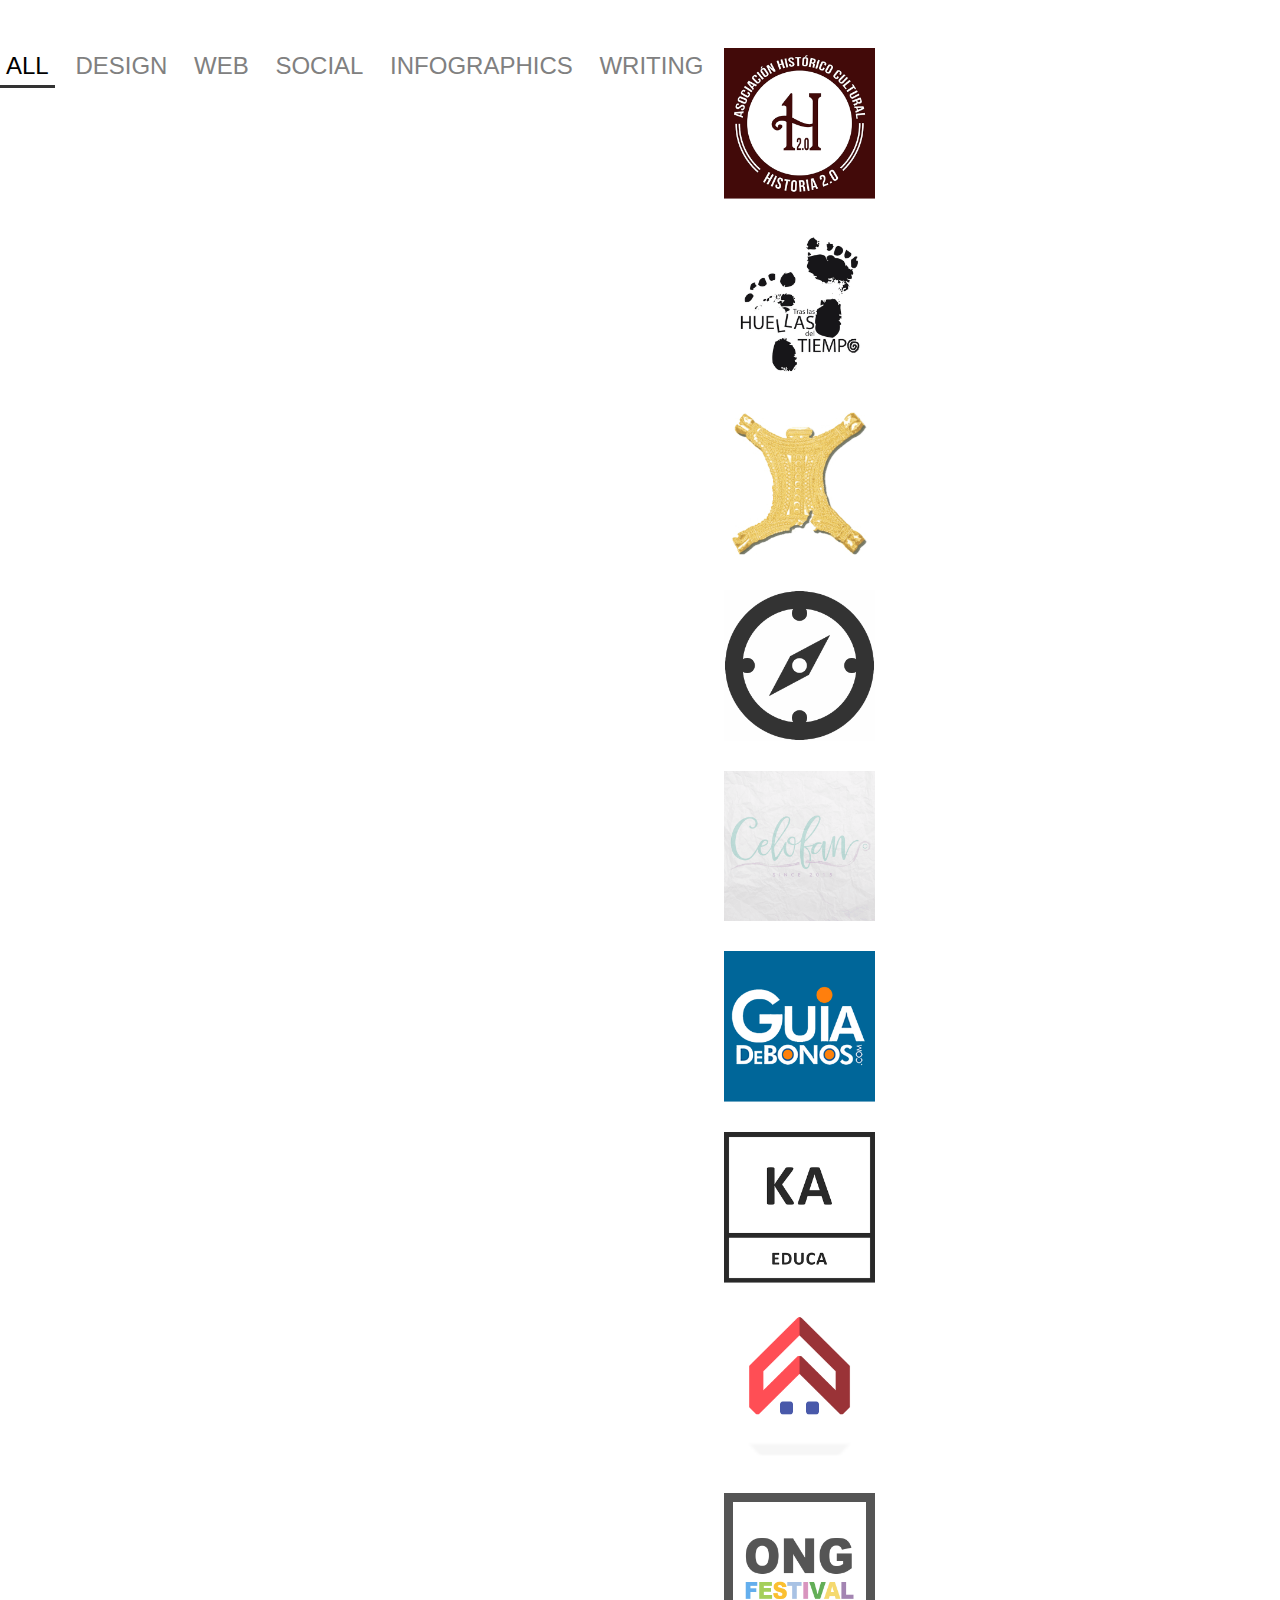
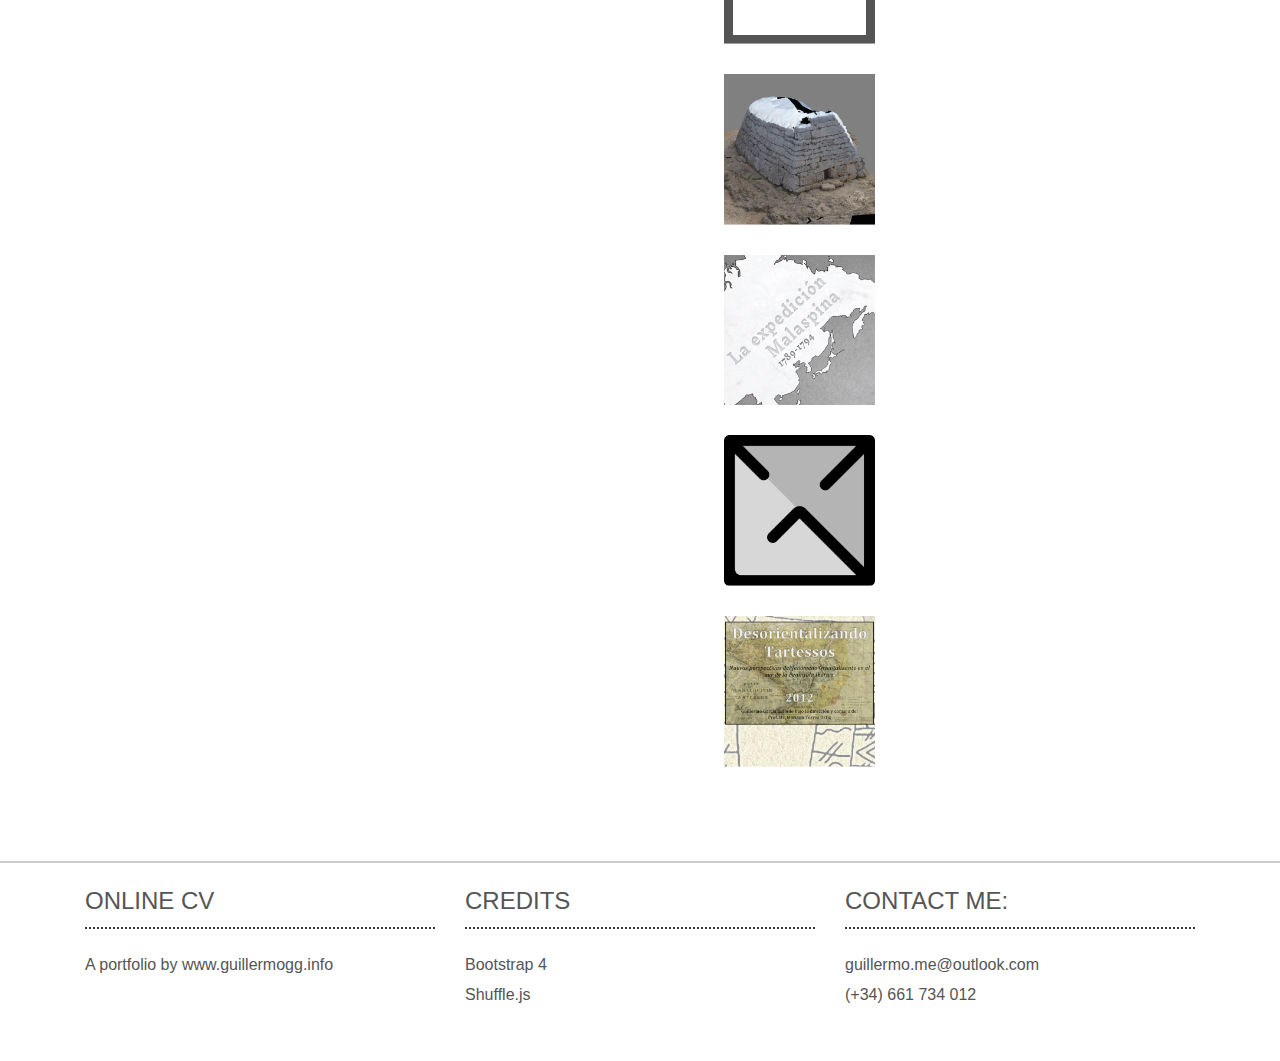
<file: portfolio.html>
<!doctype html>
<html lang="en">
<head>
  <title>Portfolio | Guillermo García Galindo</title>
  <meta charset="utf-8" />
  <meta name="viewport" content="width=device-width, initial-scale=1.0, user-scalable=no, shrink-to-fit=no" />
  <meta http-equiv="x-ua-compatible" content="ie=edge" />
  <link rel="stylesheet" href="https://maxcdn.bootstrapcdn.com/bootstrap/4.0.0-alpha.2/css/bootstrap.min.css" type="text/css" />
  <link rel="stylesheet" href="css/style.css" type="text/css" />
  <!--[if lt IE 9]>
  <script src="https://oss.maxcdn.com/html5shiv/3.7.3/html5shiv.min.js"></script>
  <script src="https://oss.maxcdn.com/respond/1.4.2/respond.min.js"></script>
  <![endif]-->
</head>

<body>

  <section class="portfolio">
    <div class="container-fluid">
      <div class="row">
        <ul class="portfolio-sorting list-inline">

          <li class="list-inline-item"><a href="#" data-group="all" class="active">All</a></li>
          <li class="list-inline-item"><a href="#" data-group="design">Design</a></li>
          <li class="list-inline-item"><a href="#" data-group="web">Web</a></li>
          <li class="list-inline-item"><a href="#" data-group="social">Social</a></li>
          <li class="list-inline-item"><a href="#" data-group="infographics">Infographics</a></li>
          <li class="list-inline-item"><a href="#" data-group="writing">Writing</a></li>
        </ul>
        <!--end portfolio sorting -->

        <ul class="portfolio-items list-unstyled" id="grid">

          <li class="col-md-4 col-sm-6" data-groups='["web", "social"]'>
            <figure class="portfolio-item effect">
              <img src="img/h20.png" alt="Historia 2.0" />
              <figcaption>
                <h2><span>Historia</span>2.0</h2>
                <p class="icon-links">
                  <a href="https://historiadospuntocero.com" target="_blank"><span class="icon-eye"></span></a>
                  <a href="#"><span class="icon-heart"></span></a>
                  <a href="#"><span class="icon-paper-clip"></span></a>
                </p>
                <p class="description">WordPress + Strato + Twitter + Facebook + Instagram</p>
              </figcaption>
            </figure>
          </li>

          <li class="col-md-4 col-sm-6" data-groups='["design", "web", "social", "writing"]'>
            <figure class="portfolio-item effect">
              <img src="img/tht.png" alt="Tras las huellas del tiempo" />
              <figcaption>
                <h2><span>T</span>huellastiempo</h2>
                <p class="icon-links">
                  <a href="https://www.traslashuellasdeltiempo.com/" target="_blank"><span class="icon-eye"></span></a>
                  <a href="#"><span class="icon-heart"></span></a>
                  <a href="#"><span class="icon-paper-clip"></span></a>
                </p>
                <p class="description">HTML5 + PHP + CSS3 + WordPress + Cubenode + Blog + Twitter + Facebook + Instagram</p>
              </figcaption>
            </figure>
          </li>

          <li class="col-md-4 col-sm-6" data-groups='["web", "social", "writing"]'>
            <figure class="portfolio-item effect">
              <img src="img/orientalia.png" alt="Orientalia" />
              <figcaption>
                <h2><span>O</span>rientalia</h2>
                <p class="icon-links">
                  <a href="https://www.orientalia.com.es" target="_blank"><span class="icon-eye"></span></a>
                  <a href="#"><span class="icon-heart"></span></a>
                  <a href="#"><span class="icon-paper-clip"></span></a>
                </p>
                <p class="description">HTML5 + PHP + CSS3 + WordPress + Cubenode + Blog + Twitter + Facebook + Instagram</p>
              </figcaption>
            </figure>
          </li>

          <li class="col-md-4 col-sm-6" data-groups='["design", "web"]'>
            <figure class="portfolio-item effect">
              <img src="img/redyarqpi.png" alt="Red de yacimientos de la Península Ibérica" />
              <figcaption>
                <h2><span>Red</span>YarqPI</h2>
                <p class="icon-links">
                  <a href="https://redyarqpi.orientalia.com.es/" target="_blank"><span class="icon-eye"></span></a>
                  <a href="#"><span class="icon-heart"></span></a>
                  <a href="#"><span class="icon-paper-clip"></span></a>
                </p>
                <p class="description">HTML5 + PHP + CSS3 + RepresentMap + Cubenode</p>
              </figcaption>
            </figure>
          </li>

          <li class="col-md-4 col-sm-6" data-groups='["design", "web"]'>
            <figure class="portfolio-item effect">
              <img src="img/celofanshop.png" alt="Celofan Shop" />
              <figcaption>
                <h2><span>Celofan</span>Shop</h2>
                <p class="icon-links">
                  <a href="http://celofanshop.com/" target="_blank"><span class="icon-eye"></span></a>
                  <a href="#"><span class="icon-heart"></span></a>
                  <a href="#"><span class="icon-paper-clip"></span></a>
                </p>
                <p class="description">HTML5 + CSS3 + JS</p>
              </figcaption>
            </figure>
          </li>

          <li class="col-md-4 col-sm-6" data-groups='["social", "writing"]'>
            <figure class="portfolio-item effect">
              <img src="img/gdb.png" alt="Guía de Bonos" />
              <figcaption>
                <h2><span>Guía</span>deBonos</h2>
                <p class="icon-links">
                  <a href="http://guiadebonos.com/" target="_blank"><span class="icon-eye"></span></a>
                  <a href="#"><span class="icon-heart"></span></a>
                  <a href="#"><span class="icon-paper-clip"></span></a>
                </p>
                <p class="description">Blog + Twitter + Facebook</p>
              </figcaption>
            </figure>
          </li>

          <li class="col-md-4 col-sm-6" data-groups='["web", "social"]'>
            <figure class="portfolio-item effect">
              <img src="img/kaeduca.png" alt="Ka Educa" />
              <figcaption>
                <h2><span>Ka</span>Educa</h2>
                <p class="icon-links">
                  <a href="https://kaeduca.com" target="_blank"><span class="icon-eye"></span></a>
                  <a href="#"><span class="icon-heart"></span></a>
                  <a href="#"><span class="icon-paper-clip"></span></a>
                </p>
                <p class="description">Divi framwework + WordPress + Arsys + Twitter + Facebook</p>
              </figcaption>
            </figure>
          </li>

          <li class="col-md-4 col-sm-6" data-groups='["web"]'>
            <figure class="portfolio-item effect">
              <img src="img/alojamientouk.png" alt="Alojamiento UK" />
              <figcaption>
                <h2><span>Alojamiento</span>UK</h2>
                <p class="icon-links">
                  <a href="https://alojamientouk.com" target="_blank"><span class="icon-eye"></span></a>
                  <a href="#"><span class="icon-heart"></span></a>
                  <a href="#"><span class="icon-paper-clip"></span></a>
                </p>
                <p class="description">Divi framwework + WordPress + Arsys</p>
              </figcaption>
            </figure>
          </li>

          <li class="col-md-4 col-sm-6" data-groups='["web"]'>
            <figure class="portfolio-item effect">
              <img src="img/ongfestival.png" alt="ONG festival" />
              <figcaption>
                <h2><span>ONG</span>festival</h2>
                <p class="icon-links">
                  <a href="https://ongfestival.org" target="_blank"><span class="icon-eye"></span></a>
                  <a href="#"><span class="icon-heart"></span></a>
                  <a href="#"><span class="icon-paper-clip"></span></a>
                </p>
                <p class="description">Divi framwework + WordPress + Arsys</p>
              </figcaption>
            </figure>
          </li>

          <li class="col-md-4 col-sm-6" data-groups='["infographics"]'>
            <figure class="portfolio-item effect">
              <img src="img/naveta.png" alt="Naveta 3D" />
              <figcaption>
                <h2><span>Naveta</span>3D</h2>
                <p class="icon-links">
                  <a href="#" target="_blank"><span class="icon-eye"></span></a>
                  <a href="#"><span class="icon-heart"></span></a>
                  <a href="#"><span class="icon-paper-clip"></span></a>
                </p>
                <p class="description">Photogrammetry + PhotoScan + Blender</p>
              </figcaption>
            </figure>
          </li>

          <li class="col-md-4 col-sm-6" data-groups='["infographics"]'>
            <figure class="portfolio-item effect">
              <img src="img/malaspina.png" alt="Malaspina Expedition" />
              <figcaption>
                <h2><span>Malaspina</span>Expedition</h2>
                <p class="icon-links">
                  <a href="https://www.youtube.com/watch?v=7XoSRWUiBck" target="_blank"><span class="icon-eye"></span></a>
                  <a href="#"><span class="icon-heart"></span></a>
                  <a href="#"><span class="icon-paper-clip"></span></a>
                </p>
                <p class="description">AfterEffects + Photoshop</p>
              </figcaption>
            </figure>
          </li>

          <li class="col-md-4 col-sm-6" data-groups='["design"]'>
            <figure class="portfolio-item effect">
              <img src="img/g3.png" alt="G3" />
              <figcaption>
                <h2><span>G3</span>logo</h2>
                <p class="icon-links">
                  <a href="#" target="_blank"><span class="icon-eye"></span></a>
                  <a href="img/g3.png"><span class="icon-heart"></span></a>
                  <a href="#"><span class="icon-paper-clip"></span></a>
                </p>
                <p class="description">Photoshop</p>
              </figcaption>
            </figure>
          </li>

          <li class="col-md-4 col-sm-6" data-groups='["writing"]'>
            <figure class="portfolio-item effect">
              <img src="img/tartessos.png" alt="Desorientalizando Tartessos" />
              <figcaption>
                <h2><span>Desorientalizando</span>Tartessos</h2>
                <p class="icon-links">
                  <a href="https://www.academia.edu/3655946/Desorientalizando_Tartessos_nuevas_perspectivas_del_fen%C3%B3meno_Orientalizante_en_el_sur_de_la_Pen%C3%ADnsula_Ib%C3%A9rica" target="_blank"><span class="icon-eye"></span></a>
                  <a href="#"><span class="icon-heart"></span></a>
                  <a href="#"><span class="icon-paper-clip"></span></a>
                </p>
                <p class="description">Research</p>
              </figcaption>
            </figure>
          </li>

          <!-- sizer
          <li class="col-md-4 col-sm-6 shuffle_sizer"></li> -->

        </ul>
        <!--end portfolio grid -->

      </div>
      <!--end row -->
    </div>
    <!-- end container-->
  </section>

  <footer>
    <div class="container">
      <div class="row">

        <div class="col-md-4 column">
          <h4>Online CV</h4>
          <p>A portfolio by <a href="https://www.guillermogg.info">www.guillermogg.info</a></p>
          <ul class="social-icons list-inline">
            <li class="list-inline-item"><a href="https://www.linkedin.com/in/guillermogarciagalindo/" target="_blank" class="linkedin"><i class="fa fa-linkedin" aria-hidden="true"></i></a></li>
            <li class="list-inline-item"><a href="https://www.youtube.com/channel/UCswqcLv_XK9t4ItbEcAZbDQ" target="_blank" class="youtube"><i class="fa fa-youtube" aria-hidden="true"></i></a></li>
            <li class="list-inline-item"><a href="https://github.com/gekubo" target="_blank" class="github"><i class="fa fa-github-alt" aria-hidden="true"></i></a></li>
          </ul>

        </div>

        <div class="col-md-4 column">
          <h4>Credits</h4>
          <ul class="list-unstyled">
            <li><a href="https://getbootstrap.com/">Bootstrap 4</a></li>
            <li><a href="https://vestride.github.io/Shuffle/">Shuffle.js</a></li>
          </ul>
        </div>

        <div class="col-md-4 column">
          <h4>Contact me:</h4>
          <ul class="list-unstyled">
            <li><i class="fa fa-envelope-open-o" aria-hidden="true"></i> <a href="mailto:guillermo.me@outlook.com">guillermo.me@outlook.com</a></li>
            <li><i class="fa fa-mobile" aria-hidden="true"></i> (+34) 661 734 012</li>
          </ul>
        </div>

      </div>
      <!--end row -->
    </div>
    <!-- end container-->
  </footer>

   <!-- JavaScript -->
  <script src="https://code.jquery.com/jquery-3.2.1.slim.min.js" type="text/javascript"></script>
  <script src="https://cdnjs.cloudflare.com/ajax/libs/popper.js/1.12.3/umd/popper.min.js" type="text/javascript"></script>
  <script src="js/bootstrap.min.js" type="text/javascript"></script>
  <script src="js/shuffle.min.js" type="text/javascript"></script>
  <script src="js/plugin.js" type="text/javascript"></script>
</body>

</html>
</file>
<file: css/style.css>
/* General styles */
html,
body {
  font-size: 1em;
}

body {
  margin-top: 3em;
  color: #333333;
}

.grid {
  display: grid;
  grid-gap: 30px;
  grid-template-columns: calc(50% - 15px) calc(50% - 15px);
  grid-auto-rows: 20px;
}

a,
a:hover,
a:visited {
  color: #333333;
}

a:hover {
  color: #999999;
  text-decoration: none;
}

.print::before {
  content: "\f188";
  font-family: "foundation-icons";
  margin-right: 5px;
}

dt {
  border-right: solid 2px #444444;
}
dd {
  margin: 0;
}

ul .info {
  border-left: 1px solid #333333;
}

h3.section {
  text-transform: uppercase;
  padding-bottom: 0.5em;
  margin: 1.5em 0 1em 0;
  border-bottom: 2px dotted #333333;
}

.language a:hover, .language a:active, .language a:active {
  font-weight: 500;
  color: #000000;
  text-decoration: overline;
}

.social-icons, .skills-icons {
  font-size: 2.8em;
  color: #555555;
}

footer {
	border-top: 2px solid #cccccc;
	padding: 24px;
  margin: 2em 0;
  height: 5em;
}

footer,
footer a {
	color: #555555;
}

footer a:hover {
	color: #000000;
	text-decoration: none;
  font-size: 1.5em;
}

footer .column ul li {
	margin-bottom: 6px;
}

footer .column h4 {
	font-size: 1.5rem;
	text-transform: uppercase;
	border-bottom: 2px dotted #333;
	padding-bottom: 12px;
  margin-bottom: 24px;
}

footer p {
  margin: 0;
}

/* Icon Animations */
/*.animation {
  color: #555555;
}

.line {
  height: 11em;
  width: 0;
  position: absolute;
  border-left: 1px solid #555555;
  -webkit-transform: translate(65px,95px);
          transform: translate(65px,95px);
}

.line::before {
  content: "";
  display: block;
  width: 0.6rem;
  height: 0.6rem;
  border-radius: 50%;
  border: 1px solid #555555;
  background: #555555;
  position: absolute;
  left: -0.4rem;
  top: 0;
}

.animation span {
  font-size: 5em;
  border: 1px solid #444444;
  border-radius: 50%;
  padding: 0.3em 0.5em;
}
.animation p {
  margin-top: 10em;
}*/

/* Timeline  */
.timeline-container {
  position: relative;
  margin: 15px 0 15px 30px;
}

.timeline a[target=_blank]:hover::after {
  content: "\f112";
  font-family: "foundation-icons";
  margin-left: 3px;
  font-size: 0.7em;
}

.timeline {
  padding-top: 1.5rem;
  padding-bottom: 1.5rem;
  border-left: 3px solid;
  padding-left: 2rem;
}

.timeline::before {
  content: "";
  width: 0;
  height: 0;
  border-style: solid;
  border-width: 0 5px 10px 5px;
  border-color: transparent transparent #333333 transparent;
  display: block;
  position: absolute;
  left: -0.2rem;
  top: -0.5rem;
}

.timeline::after {
  content: "";
  display: block;
  width: 0.6rem;
  height: 0.6rem;
  border-radius: 0;
  border: 1px solid #333333;
  background: #333333;
  position: absolute;
  left: -0.2rem;
  bottom: 0;
}

.timeline-item {
  padding-bottom: 2rem;
}

.timeline-item::before {
  display: block;
  width: 1.4rem;
  height: 1.4rem;
  border-radius: 50%;
  border: 5px solid #ffffff;
  background: #333333;
  content: "";
  position: absolute;
  left: -0.6rem;
  margin-top: 1.5rem;
}

.timeline .date {
  color: #333333;
}

.timeline .topic {
  color: #333333;
  font-weight: 700;
  font-size: 1.1em;
}

.timeline .location {
  color: #333333;
}

/* Circle Progressbars */
.progress-radial, .progress-radial * {
	-webkit-box-sizing: content-box;
	-moz-box-sizing: content-box;
	box-sizing: content-box;
}

.progress-radial {
  float: left;
  position: relative;
  width: 160px;
  border-radius: 50%;
}

.progress-radial .overlay {
  position: absolute;
  width: 90%;
  background-color: #ffffff;
  border-radius: 50%;
  font-size: 1em;
    top:50%;
    left:50%;
    -webkit-transform: translate(-50%, -50%);
    -ms-transform: translate(-50%, -50%);
    transform: translate(-50%, -50%);
}

.progress-radial .overlay h3 {
  position: absolute;
  line-height: 1.5em;
  text-align: center;
  width: 100%;
  top: 50%;
  margin-top: -30px;
}

.progress-radial .overlay p {
    position: absolute;
    line-height: 1.5em;
    text-align: center;
    width: 100%;
    top: 50%;
    margin-top: 0;
}

.progress-0 {
  background-image: -webkit-linear-gradient(0deg, #f0f0f0 50%, rgba(0, 0, 0, 0) 50%, rgba(0, 0, 0, 0)), -webkit-linear-gradient(0deg, #555555 50%, #f0f0f0 50%, #f0f0f0);
  background-image: linear-gradient(90deg, #f0f0f0 50%, rgba(0, 0, 0, 0) 50%, rgba(0, 0, 0, 0)), linear-gradient(90deg, #555555 50%, #f0f0f0 50%, #f0f0f0);
}

.progress-5 {
  background-image: -webkit-linear-gradient(0deg, #f0f0f0 50%, rgba(0, 0, 0, 0) 50%, rgba(0, 0, 0, 0)), -webkit-linear-gradient(342deg, #555555 50%, #f0f0f0 50%, #f0f0f0);
  background-image: linear-gradient(90deg, #f0f0f0 50%, rgba(0, 0, 0, 0) 50%, rgba(0, 0, 0, 0)), linear-gradient(108deg, #555555 50%, #f0f0f0 50%, #f0f0f0);
}

.progress-25 {
  background-image: -webkit-linear-gradient(0deg, #f0f0f0 50%, rgba(0, 0, 0, 0) 50%, rgba(0, 0, 0, 0)), -webkit-linear-gradient(270deg, #555555 50%, #f0f0f0 50%, #f0f0f0);
  background-image: linear-gradient(90deg, #f0f0f0 50%, rgba(0, 0, 0, 0) 50%, rgba(0, 0, 0, 0)), linear-gradient(180deg, #555555 50%, #f0f0f0 50%, #f0f0f0);
}

.progress-50 {
  background-image: -webkit-linear-gradient(180deg, #555555 50%, rgba(0, 0, 0, 0) 50%, rgba(0, 0, 0, 0)), -webkit-linear-gradient(180deg, #555555 50%, #f0f0f0 50%, #f0f0f0);
  background-image: linear-gradient(-90deg, #555555 50%, rgba(0, 0, 0, 0) 50%, rgba(0, 0, 0, 0)), linear-gradient(270deg, #555555 50%, #f0f0f0 50%, #f0f0f0);
}

.progress-75 {
  background-image: -webkit-linear-gradient(90deg, #555555 50%, rgba(0, 0, 0, 0) 50%, rgba(0, 0, 0, 0)), -webkit-linear-gradient(180deg, #555555 50%, #f0f0f0 50%, #f0f0f0);
  background-image: linear-gradient(0deg, #555555 50%, rgba(0, 0, 0, 0) 50%, rgba(0, 0, 0, 0)), linear-gradient(270deg, #555555 50%, #f0f0f0 50%, #f0f0f0);
}

.progress-100 {
  background-image: -webkit-linear-gradient(0deg, #555555 50%, rgba(0, 0, 0, 0) 50%, rgba(0, 0, 0, 0)), -webkit-linear-gradient(180deg, #555555 50%, #f0f0f0 50%, #f0f0f0);
  background-image: linear-gradient(90deg, #555555 50%, rgba(0, 0, 0, 0) 50%, rgba(0, 0, 0, 0)), linear-gradient(270deg, #555555 50%, #f0f0f0 50%, #f0f0f0);
}

/* Skills Level */
.skills li {
  list-style: none;
  margin-left: -40px;
  padding: 0;
}

.unchecked,
.checked {
  float: right;
  display: inline-block;
  margin-top: 7px;
  margin-right: 3px;
  height: 11px;
  width: 11px;
  border-radius: 50%;
  vertical-align: middle;
}

.unchecked:first-child,
.checked:first-child {
  margin-right: 0;
}

.unchecked {
  background-color: #ccc;
}

.checked {
  background-color: #444;
}

/* Filtered gallery */
.portfolio
{
	margin: 48px 0;
}

.portfolio-sorting
{
	text-transform: uppercase;
	font-size: 1.5rem;
	margin-bottom: 48px;
	text-align: center;
}

.portfolio-sorting li
{
display: inline-block!important;
}
.portfolio-sorting li a
{
	color: #808080;
	text-decoration: none;
	padding: 6px;
}
.portfolio-sorting li a:hover,
.portfolio-sorting li a.active
{
	color: #000;
	border-bottom: 3px solid #333;
}

.portfolio-item
{
	margin-bottom: 30px;
}

figure {
  position: relative;
  float: left;
  overflow: hidden;
  text-align: center;
  cursor: pointer;
}

figure:hover {
  filter: grayscale(100%);
  -webkit-filter: grayscale(100%);
  filter: gray;
	-webkit-transition: all 1s ease;
	-moz-transition: all 1s ease;
	-o-transition: all 1s ease;
	transition: all 1s ease;
}

figure img {
  position: relative;
  display: block;
  min-height: 100%;
  max-width: 100%;
  opacity: 1;
}

figure img:hover {
	-ms-filter:"progid:DXImageTransform.Microsoft.Alpha(Opacity=30)";
	filter: alpha(opacity=30);
	-moz-opacity:0.3;
	opacity: 0.3;
	-webkit-transition: all 1s ease;
	-moz-transition: all 1s ease;
	-o-transition: all 1s ease;
	transition: all 1s ease;
}

figure figcaption {
  padding: 2em;
  color: #fff;
  text-transform: uppercase;
  font-size: 1.3rem;
  -webkit-backface-visibility: hidden;
  backface-visibility: hidden;
}

figure figcaption::before, figure figcaption::after {
  pointer-events: none;
}

figure figcaption, figure figcaption>a {
  position: absolute;
  top: 0;
  left: 0;
  width: 100%;
  height: 100%;
}

figure figcaption>a {
  z-index: 1000;
  text-indent: 200%;
  white-space: nowrap;
  font-size: 0;
  opacity: 0;
}

figure h2 {
  word-spacing: -0.15em;
  font-weight: 300;
}

figure h2 span {
  font-weight: 500;
}

figure h2, figure p {
  margin: 0 auto;
}

figure p {
  letter-spacing: 1px;
  font-size: 0.7rem;
}

figure.effect figcaption {
  top: auto;
  bottom: 0;
  padding: 1em;
  height: auto;
  background: #fff;
  color: #333;
  -webkit-transition: -webkit-transform 0.35s;
  transition: transform 0.35s;
  -webkit-transform: translate3d(0, 100%, 0);
  transform: translate3d(0, 100%, 0);
}

figure.effect h2 {
  float: left;
}

figure.effect p.icon-links a {
  float: right;
  color: #333;
  font-size: 1.3rem;
}

figure.effect:hover p.icon-links a:hover, figure.effect:hover p.icon-links a:focus {
  color: #000;
}

figure.effect p.description {
  position: absolute;
  bottom: 100%;
	margin-left: -24px;
  padding: 1em;
  color: #333;
  text-transform: none;
  font-size: 0.9rem;
  line-height: 1rem;
	background: #fff;
  opacity: 0;
}

figure.effect h2, figure.effect p.icon-links a {
  -webkit-transition: -webkit-transform 0.35s;
  transition: transform 0.35s;
  -webkit-transform: translate3d(0, 200%, 0);
  transform: translate3d(0, 200%, 0);
}

figure.effect p.icon-links a span::before {
  display: inline-block;
  padding: 8px 4px;
  font-family: "foundation-icons";
  font-size: 1.3em;
}

.icon-eye::before {
  content: "\f147";
}

.icon-paper-clip::before {
  content: "\f190";
}

.icon-heart::before {
  content: "\f159";
}

figure.effect h2 {
  display: inline-block;
}

figure.effect:hover p.description {
  opacity: 0.9;
}

figure.effect:hover figcaption, figure.effect:hover h2, figure.effect:hover p.icon-links a {
  -webkit-transform: translate3d(0, 0, 0);
  transform: translate3d(0, 0, 0);
}

figure.effect:hover h2 {
  -webkit-transition-delay: 0.05s;
  transition-delay: 0.05s;
}

figure.effect:hover p.icon-links a:nth-child(3) {
  -webkit-transition-delay: 0.1s;
  transition-delay: 0.1s;
}

figure.effect:hover p.icon-links a:nth-child(2) {
  -webkit-transition-delay: 0.15s;
  transition-delay: 0.15s;
}

figure.effect:hover p.icon-links a:first-child {
  -webkit-transition-delay: 0.2s;
  transition-delay: 0.2s;
}

/* Beautify second button click */

::-moz-selection {
  color: #333333;
  background: #ffe900;
}

::selection {
  color: #333333;
  background: #ffe900;
}

/* Media Queries */
@media only screen and (max-width:575px) {
  body {
    margin-top: 1em;
  }

  dt {
    border-right: 0;
  }

  dt span {
    display: none;
  }
  .progress-radial {
    width: 44%;
    margin-left: 28%;
    margin-bottom: 1em;
  }
}

@media only screen and (max-width: 960px) {
  .grid {
    grid-template-columns: 100%;
  }
  .item {
    margin-left: 5%;
    margin-right: 5%;
  }
}

@media only screen and (min-width: 960px) {
.override-padding {
  padding-right: 0;
  padding-left: 0;
}
}

/* Foundation Icons v3.0 */

@font-face {
  font-family: "foundation-icons";
  src: url("../font/foundation-icons.eot");
  src: url("../font/foundation-icons.eot?#iefix") format("embedded-opentype"), url("../font/foundation-icons.woff") format("woff"), url("../font/foundation-icons.ttf") format("truetype"), url("../font/foundation-icons.svg#fontcustom") format("svg");
  font-weight: normal;
  font-style: normal;
}

.fi-address-book:before,
.fi-alert:before,
.fi-align-center:before,
.fi-align-justify:before,
.fi-align-left:before,
.fi-align-right:before,
.fi-anchor:before,
.fi-annotate:before,
.fi-archive:before,
.fi-arrow-down:before,
.fi-arrow-left:before,
.fi-arrow-right:before,
.fi-arrow-up:before,
.fi-arrows-compress:before,
.fi-arrows-expand:before,
.fi-arrows-in:before,
.fi-arrows-out:before,
.fi-asl:before,
.fi-asterisk:before,
.fi-at-sign:before,
.fi-background-color:before,
.fi-battery-empty:before,
.fi-battery-full:before,
.fi-battery-half:before,
.fi-bitcoin-circle:before,
.fi-bitcoin:before,
.fi-blind:before,
.fi-bluetooth:before,
.fi-bold:before,
.fi-book-bookmark:before,
.fi-book:before,
.fi-bookmark:before,
.fi-braille:before,
.fi-burst-new:before,
.fi-burst-sale:before,
.fi-burst:before,
.fi-calendar:before,
.fi-camera:before,
.fi-check:before,
.fi-checkbox:before,
.fi-clipboard-notes:before,
.fi-clipboard-pencil:before,
.fi-clipboard:before,
.fi-clock:before,
.fi-closed-caption:before,
.fi-cloud:before,
.fi-comment-minus:before,
.fi-comment-quotes:before,
.fi-comment-video:before,
.fi-comment:before,
.fi-comments:before,
.fi-compass:before,
.fi-contrast:before,
.fi-credit-card:before,
.fi-crop:before,
.fi-crown:before,
.fi-css3:before,
.fi-database:before,
.fi-die-five:before,
.fi-die-four:before,
.fi-die-one:before,
.fi-die-six:before,
.fi-die-three:before,
.fi-die-two:before,
.fi-dislike:before,
.fi-dollar-bill:before,
.fi-dollar:before,
.fi-download:before,
.fi-eject:before,
.fi-elevator:before,
.fi-euro:before,
.fi-eye:before,
.fi-fast-forward:before,
.fi-female-symbol:before,
.fi-female:before,
.fi-filter:before,
.fi-first-aid:before,
.fi-flag:before,
.fi-folder-add:before,
.fi-folder-lock:before,
.fi-folder:before,
.fi-foot:before,
.fi-foundation:before,
.fi-graph-bar:before,
.fi-graph-horizontal:before,
.fi-graph-pie:before,
.fi-graph-trend:before,
.fi-guide-dog:before,
.fi-hearing-aid:before,
.fi-heart:before,
.fi-home:before,
.fi-html5:before,
.fi-indent-less:before,
.fi-indent-more:before,
.fi-info:before,
.fi-italic:before,
.fi-key:before,
.fi-laptop:before,
.fi-layout:before,
.fi-lightbulb:before,
.fi-like:before,
.fi-link:before,
.fi-list-bullet:before,
.fi-list-number:before,
.fi-list-thumbnails:before,
.fi-list:before,
.fi-lock:before,
.fi-loop:before,
.fi-magnifying-glass:before,
.fi-mail:before,
.fi-male-female:before,
.fi-male-symbol:before,
.fi-male:before,
.fi-map:before,
.fi-marker:before,
.fi-megaphone:before,
.fi-microphone:before,
.fi-minus-circle:before,
.fi-minus:before,
.fi-mobile-signal:before,
.fi-mobile:before,
.fi-monitor:before,
.fi-mountains:before,
.fi-music:before,
.fi-next:before,
.fi-no-dogs:before,
.fi-no-smoking:before,
.fi-page-add:before,
.fi-page-copy:before,
.fi-page-csv:before,
.fi-page-delete:before,
.fi-page-doc:before,
.fi-page-edit:before,
.fi-page-export-csv:before,
.fi-page-export-doc:before,
.fi-page-export-pdf:before,
.fi-page-export:before,
.fi-page-filled:before,
.fi-page-multiple:before,
.fi-page-pdf:before,
.fi-page-remove:before,
.fi-page-search:before,
.fi-page:before,
.fi-paint-bucket:before,
.fi-paperclip:before,
.fi-pause:before,
.fi-paw:before,
.fi-paypal:before,
.fi-pencil:before,
.fi-photo:before,
.fi-play-circle:before,
.fi-play-video:before,
.fi-play:before,
.fi-plus:before,
.fi-pound:before,
.fi-power:before,
.fi-previous:before,
.fi-price-tag:before,
.fi-pricetag-multiple:before,
.fi-print:before,
.fi-prohibited:before,
.fi-projection-screen:before,
.fi-puzzle:before,
.fi-quote:before,
.fi-record:before,
.fi-refresh:before,
.fi-results-demographics:before,
.fi-results:before,
.fi-rewind-ten:before,
.fi-rewind:before,
.fi-rss:before,
.fi-safety-cone:before,
.fi-save:before,
.fi-share:before,
.fi-sheriff-badge:before,
.fi-shield:before,
.fi-shopping-bag:before,
.fi-shopping-cart:before,
.fi-shuffle:before,
.fi-skull:before,
.fi-social-500px:before,
.fi-social-adobe:before,
.fi-social-amazon:before,
.fi-social-android:before,
.fi-social-apple:before,
.fi-social-behance:before,
.fi-social-bing:before,
.fi-social-blogger:before,
.fi-social-delicious:before,
.fi-social-designer-news:before,
.fi-social-deviant-art:before,
.fi-social-digg:before,
.fi-social-dribbble:before,
.fi-social-drive:before,
.fi-social-dropbox:before,
.fi-social-evernote:before,
.fi-social-facebook:before,
.fi-social-flickr:before,
.fi-social-forrst:before,
.fi-social-foursquare:before,
.fi-social-game-center:before,
.fi-social-github:before,
.fi-social-google-plus:before,
.fi-social-hacker-news:before,
.fi-social-hi5:before,
.fi-social-instagram:before,
.fi-social-joomla:before,
.fi-social-lastfm:before,
.fi-social-linkedin:before,
.fi-social-medium:before,
.fi-social-myspace:before,
.fi-social-orkut:before,
.fi-social-path:before,
.fi-social-picasa:before,
.fi-social-pinterest:before,
.fi-social-rdio:before,
.fi-social-reddit:before,
.fi-social-skillshare:before,
.fi-social-skype:before,
.fi-social-smashing-mag:before,
.fi-social-snapchat:before,
.fi-social-spotify:before,
.fi-social-squidoo:before,
.fi-social-stack-overflow:before,
.fi-social-steam:before,
.fi-social-stumbleupon:before,
.fi-social-treehouse:before,
.fi-social-tumblr:before,
.fi-social-twitter:before,
.fi-social-vimeo:before,
.fi-social-windows:before,
.fi-social-xbox:before,
.fi-social-yahoo:before,
.fi-social-yelp:before,
.fi-social-youtube:before,
.fi-social-zerply:before,
.fi-social-zurb:before,
.fi-sound:before,
.fi-star:before,
.fi-stop:before,
.fi-strikethrough:before,
.fi-subscript:before,
.fi-superscript:before,
.fi-tablet-landscape:before,
.fi-tablet-portrait:before,
.fi-target-two:before,
.fi-target:before,
.fi-telephone-accessible:before,
.fi-telephone:before,
.fi-text-color:before,
.fi-thumbnails:before,
.fi-ticket:before,
.fi-torso-business:before,
.fi-torso-female:before,
.fi-torso:before,
.fi-torsos-all-female:before,
.fi-torsos-all:before,
.fi-torsos-female-male:before,
.fi-torsos-male-female:before,
.fi-torsos:before,
.fi-trash:before,
.fi-trees:before,
.fi-trophy:before,
.fi-underline:before,
.fi-universal-access:before,
.fi-unlink:before,
.fi-unlock:before,
.fi-upload-cloud:before,
.fi-upload:before,
.fi-usb:before,
.fi-video:before,
.fi-volume-none:before,
.fi-volume-strike:before,
.fi-volume:before,
.fi-web:before,
.fi-wheelchair:before,
.fi-widget:before,
.fi-wrench:before,
.fi-x-circle:before,
.fi-x:before,
.fi-yen:before,
.fi-zoom-in:before,
.fi-zoom-out:before {
  font-family: "foundation-icons";
  font-style: normal;
  font-weight: normal;
  font-variant: normal;
  text-transform: none;
  line-height: 1;
  -webkit-font-smoothing: antialiased;
  display: inline-block;
  text-decoration: inherit;
}

.fi-address-book:before {
  content: "\f100";
}

.fi-alert:before {
  content: "\f101";
}

.fi-align-center:before {
  content: "\f102";
}

.fi-align-justify:before {
  content: "\f103";
}

.fi-align-left:before {
  content: "\f104";
}

.fi-align-right:before {
  content: "\f105";
}

.fi-anchor:before {
  content: "\f106";
}

.fi-annotate:before {
  content: "\f107";
}

.fi-archive:before {
  content: "\f108";
}

.fi-arrow-down:before {
  content: "\f109";
}

.fi-arrow-left:before {
  content: "\f10a";
}

.fi-arrow-right:before {
  content: "\f10b";
}

.fi-arrow-up:before {
  content: "\f10c";
}

.fi-arrows-compress:before {
  content: "\f10d";
}

.fi-arrows-expand:before {
  content: "\f10e";
}

.fi-arrows-in:before {
  content: "\f10f";
}

.fi-arrows-out:before {
  content: "\f110";
}

.fi-asl:before {
  content: "\f111";
}

.fi-asterisk:before {
  content: "\f112";
}

.fi-at-sign:before {
  content: "\f113";
}

.fi-background-color:before {
  content: "\f114";
}

.fi-battery-empty:before {
  content: "\f115";
}

.fi-battery-full:before {
  content: "\f116";
}

.fi-battery-half:before {
  content: "\f117";
}

.fi-bitcoin-circle:before {
  content: "\f118";
}

.fi-bitcoin:before {
  content: "\f119";
}

.fi-blind:before {
  content: "\f11a";
}

.fi-bluetooth:before {
  content: "\f11b";
}

.fi-bold:before {
  content: "\f11c";
}

.fi-book-bookmark:before {
  content: "\f11d";
}

.fi-book:before {
  content: "\f11e";
}

.fi-bookmark:before {
  content: "\f11f";
}

.fi-braille:before {
  content: "\f120";
}

.fi-burst-new:before {
  content: "\f121";
}

.fi-burst-sale:before {
  content: "\f122";
}

.fi-burst:before {
  content: "\f123";
}

.fi-calendar:before {
  content: "\f124";
}

.fi-camera:before {
  content: "\f125";
}

.fi-check:before {
  content: "\f126";
}

.fi-checkbox:before {
  content: "\f127";
}

.fi-clipboard-notes:before {
  content: "\f128";
}

.fi-clipboard-pencil:before {
  content: "\f129";
}

.fi-clipboard:before {
  content: "\f12a";
}

.fi-clock:before {
  content: "\f12b";
}

.fi-closed-caption:before {
  content: "\f12c";
}

.fi-cloud:before {
  content: "\f12d";
}

.fi-comment-minus:before {
  content: "\f12e";
}

.fi-comment-quotes:before {
  content: "\f12f";
}

.fi-comment-video:before {
  content: "\f130";
}

.fi-comment:before {
  content: "\f131";
}

.fi-comments:before {
  content: "\f132";
}

.fi-compass:before {
  content: "\f133";
}

.fi-contrast:before {
  content: "\f134";
}

.fi-credit-card:before {
  content: "\f135";
}

.fi-crop:before {
  content: "\f136";
}

.fi-crown:before {
  content: "\f137";
}

.fi-css3:before {
  content: "\f138";
}

.fi-database:before {
  content: "\f139";
}

.fi-die-five:before {
  content: "\f13a";
}

.fi-die-four:before {
  content: "\f13b";
}

.fi-die-one:before {
  content: "\f13c";
}

.fi-die-six:before {
  content: "\f13d";
}

.fi-die-three:before {
  content: "\f13e";
}

.fi-die-two:before {
  content: "\f13f";
}

.fi-dislike:before {
  content: "\f140";
}

.fi-dollar-bill:before {
  content: "\f141";
}

.fi-dollar:before {
  content: "\f142";
}

.fi-download:before {
  content: "\f143";
}

.fi-eject:before {
  content: "\f144";
}

.fi-elevator:before {
  content: "\f145";
}

.fi-euro:before {
  content: "\f146";
}

.fi-eye:before {
  content: "\f147";
}

.fi-fast-forward:before {
  content: "\f148";
}

.fi-female-symbol:before {
  content: "\f149";
}

.fi-female:before {
  content: "\f14a";
}

.fi-filter:before {
  content: "\f14b";
}

.fi-first-aid:before {
  content: "\f14c";
}

.fi-flag:before {
  content: "\f14d";
}

.fi-folder-add:before {
  content: "\f14e";
}

.fi-folder-lock:before {
  content: "\f14f";
}

.fi-folder:before {
  content: "\f150";
}

.fi-foot:before {
  content: "\f151";
}

.fi-foundation:before {
  content: "\f152";
}

.fi-graph-bar:before {
  content: "\f153";
}

.fi-graph-horizontal:before {
  content: "\f154";
}

.fi-graph-pie:before {
  content: "\f155";
}

.fi-graph-trend:before {
  content: "\f156";
}

.fi-guide-dog:before {
  content: "\f157";
}

.fi-hearing-aid:before {
  content: "\f158";
}

.fi-heart:before {
  content: "\f159";
}

.fi-home:before {
  content: "\f15a";
}

.fi-html5:before {
  content: "\f15b";
}

.fi-indent-less:before {
  content: "\f15c";
}

.fi-indent-more:before {
  content: "\f15d";
}

.fi-info:before {
  content: "\f15e";
}

.fi-italic:before {
  content: "\f15f";
}

.fi-key:before {
  content: "\f160";
}

.fi-laptop:before {
  content: "\f161";
}

.fi-layout:before {
  content: "\f162";
}

.fi-lightbulb:before {
  content: "\f163";
}

.fi-like:before {
  content: "\f164";
}

.fi-link:before {
  content: "\f165";
}

.fi-list-bullet:before {
  content: "\f166";
}

.fi-list-number:before {
  content: "\f167";
}

.fi-list-thumbnails:before {
  content: "\f168";
}

.fi-list:before {
  content: "\f169";
}

.fi-lock:before {
  content: "\f16a";
}

.fi-loop:before {
  content: "\f16b";
}

.fi-magnifying-glass:before {
  content: "\f16c";
}

.fi-mail:before {
  content: "\f16d";
}

.fi-male-female:before {
  content: "\f16e";
}

.fi-male-symbol:before {
  content: "\f16f";
}

.fi-male:before {
  content: "\f170";
}

.fi-map:before {
  content: "\f171";
}

.fi-marker:before {
  content: "\f172";
}

.fi-megaphone:before {
  content: "\f173";
}

.fi-microphone:before {
  content: "\f174";
}

.fi-minus-circle:before {
  content: "\f175";
}

.fi-minus:before {
  content: "\f176";
}

.fi-mobile-signal:before {
  content: "\f177";
}

.fi-mobile:before {
  content: "\f178";
}

.fi-monitor:before {
  content: "\f179";
}

.fi-mountains:before {
  content: "\f17a";
}

.fi-music:before {
  content: "\f17b";
}

.fi-next:before {
  content: "\f17c";
}

.fi-no-dogs:before {
  content: "\f17d";
}

.fi-no-smoking:before {
  content: "\f17e";
}

.fi-page-add:before {
  content: "\f17f";
}

.fi-page-copy:before {
  content: "\f180";
}

.fi-page-csv:before {
  content: "\f181";
}

.fi-page-delete:before {
  content: "\f182";
}

.fi-page-doc:before {
  content: "\f183";
}

.fi-page-edit:before {
  content: "\f184";
}

.fi-page-export-csv:before {
  content: "\f185";
}

.fi-page-export-doc:before {
  content: "\f186";
}

.fi-page-export-pdf:before {
  content: "\f187";
}

.fi-page-export:before {
  content: "\f188";
}

.fi-page-filled:before {
  content: "\f189";
}

.fi-page-multiple:before {
  content: "\f18a";
}

.fi-page-pdf:before {
  content: "\f18b";
}

.fi-page-remove:before {
  content: "\f18c";
}

.fi-page-search:before {
  content: "\f18d";
}

.fi-page:before {
  content: "\f18e";
}

.fi-paint-bucket:before {
  content: "\f18f";
}

.fi-paperclip:before {
  content: "\f190";
}

.fi-pause:before {
  content: "\f191";
}

.fi-paw:before {
  content: "\f192";
}

.fi-paypal:before {
  content: "\f193";
}

.fi-pencil:before {
  content: "\f194";
}

.fi-photo:before {
  content: "\f195";
}

.fi-play-circle:before {
  content: "\f196";
}

.fi-play-video:before {
  content: "\f197";
}

.fi-play:before {
  content: "\f198";
}

.fi-plus:before {
  content: "\f199";
}

.fi-pound:before {
  content: "\f19a";
}

.fi-power:before {
  content: "\f19b";
}

.fi-previous:before {
  content: "\f19c";
}

.fi-price-tag:before {
  content: "\f19d";
}

.fi-pricetag-multiple:before {
  content: "\f19e";
}

.fi-print:before {
  content: "\f19f";
}

.fi-prohibited:before {
  content: "\f1a0";
}

.fi-projection-screen:before {
  content: "\f1a1";
}

.fi-puzzle:before {
  content: "\f1a2";
}

.fi-quote:before {
  content: "\f1a3";
}

.fi-record:before {
  content: "\f1a4";
}

.fi-refresh:before {
  content: "\f1a5";
}

.fi-results-demographics:before {
  content: "\f1a6";
}

.fi-results:before {
  content: "\f1a7";
}

.fi-rewind-ten:before {
  content: "\f1a8";
}

.fi-rewind:before {
  content: "\f1a9";
}

.fi-rss:before {
  content: "\f1aa";
}

.fi-safety-cone:before {
  content: "\f1ab";
}

.fi-save:before {
  content: "\f1ac";
}

.fi-share:before {
  content: "\f1ad";
}

.fi-sheriff-badge:before {
  content: "\f1ae";
}

.fi-shield:before {
  content: "\f1af";
}

.fi-shopping-bag:before {
  content: "\f1b0";
}

.fi-shopping-cart:before {
  content: "\f1b1";
}

.fi-shuffle:before {
  content: "\f1b2";
}

.fi-skull:before {
  content: "\f1b3";
}

.fi-social-500px:before {
  content: "\f1b4";
}

.fi-social-adobe:before {
  content: "\f1b5";
}

.fi-social-amazon:before {
  content: "\f1b6";
}

.fi-social-android:before {
  content: "\f1b7";
}

.fi-social-apple:before {
  content: "\f1b8";
}

.fi-social-behance:before {
  content: "\f1b9";
}

.fi-social-bing:before {
  content: "\f1ba";
}

.fi-social-blogger:before {
  content: "\f1bb";
}

.fi-social-delicious:before {
  content: "\f1bc";
}

.fi-social-designer-news:before {
  content: "\f1bd";
}

.fi-social-deviant-art:before {
  content: "\f1be";
}

.fi-social-digg:before {
  content: "\f1bf";
}

.fi-social-dribbble:before {
  content: "\f1c0";
}

.fi-social-drive:before {
  content: "\f1c1";
}

.fi-social-dropbox:before {
  content: "\f1c2";
}

.fi-social-evernote:before {
  content: "\f1c3";
}

.fi-social-facebook:before {
  content: "\f1c4";
}

.fi-social-flickr:before {
  content: "\f1c5";
}

.fi-social-forrst:before {
  content: "\f1c6";
}

.fi-social-foursquare:before {
  content: "\f1c7";
}

.fi-social-game-center:before {
  content: "\f1c8";
}

.fi-social-github:before {
  content: "\f1c9";
}

.fi-social-google-plus:before {
  content: "\f1ca";
}

.fi-social-hacker-news:before {
  content: "\f1cb";
}

.fi-social-hi5:before {
  content: "\f1cc";
}

.fi-social-instagram:before {
  content: "\f1cd";
}

.fi-social-joomla:before {
  content: "\f1ce";
}

.fi-social-lastfm:before {
  content: "\f1cf";
}

.fi-social-linkedin:before {
  content: "\f1d0";
}

.fi-social-medium:before {
  content: "\f1d1";
}

.fi-social-myspace:before {
  content: "\f1d2";
}

.fi-social-orkut:before {
  content: "\f1d3";
}

.fi-social-path:before {
  content: "\f1d4";
}

.fi-social-picasa:before {
  content: "\f1d5";
}

.fi-social-pinterest:before {
  content: "\f1d6";
}

.fi-social-rdio:before {
  content: "\f1d7";
}

.fi-social-reddit:before {
  content: "\f1d8";
}

.fi-social-skillshare:before {
  content: "\f1d9";
}

.fi-social-skype:before {
  content: "\f1da";
}

.fi-social-smashing-mag:before {
  content: "\f1db";
}

.fi-social-snapchat:before {
  content: "\f1dc";
}

.fi-social-spotify:before {
  content: "\f1dd";
}

.fi-social-squidoo:before {
  content: "\f1de";
}

.fi-social-stack-overflow:before {
  content: "\f1df";
}

.fi-social-steam:before {
  content: "\f1e0";
}

.fi-social-stumbleupon:before {
  content: "\f1e1";
}

.fi-social-treehouse:before {
  content: "\f1e2";
}

.fi-social-tumblr:before {
  content: "\f1e3";
}

.fi-social-twitter:before {
  content: "\f1e4";
}

.fi-social-vimeo:before {
  content: "\f1e5";
}

.fi-social-windows:before {
  content: "\f1e6";
}

.fi-social-xbox:before {
  content: "\f1e7";
}

.fi-social-yahoo:before {
  content: "\f1e8";
}

.fi-social-yelp:before {
  content: "\f1e9";
}

.fi-social-youtube:before {
  content: "\f1ea";
}

.fi-social-zerply:before {
  content: "\f1eb";
}

.fi-social-zurb:before {
  content: "\f1ec";
}

.fi-sound:before {
  content: "\f1ed";
}

.fi-star:before {
  content: "\f1ee";
}

.fi-stop:before {
  content: "\f1ef";
}

.fi-strikethrough:before {
  content: "\f1f0";
}

.fi-subscript:before {
  content: "\f1f1";
}

.fi-superscript:before {
  content: "\f1f2";
}

.fi-tablet-landscape:before {
  content: "\f1f3";
}

.fi-tablet-portrait:before {
  content: "\f1f4";
}

.fi-target-two:before {
  content: "\f1f5";
}

.fi-target:before {
  content: "\f1f6";
}

.fi-telephone-accessible:before {
  content: "\f1f7";
}

.fi-telephone:before {
  content: "\f1f8";
}

.fi-text-color:before {
  content: "\f1f9";
}

.fi-thumbnails:before {
  content: "\f1fa";
}

.fi-ticket:before {
  content: "\f1fb";
}

.fi-torso-business:before {
  content: "\f1fc";
}

.fi-torso-female:before {
  content: "\f1fd";
}

.fi-torso:before {
  content: "\f1fe";
}

.fi-torsos-all-female:before {
  content: "\f1ff";
}

.fi-torsos-all:before {
  content: "\f200";
}

.fi-torsos-female-male:before {
  content: "\f201";
}

.fi-torsos-male-female:before {
  content: "\f202";
}

.fi-torsos:before {
  content: "\f203";
}

.fi-trash:before {
  content: "\f204";
}

.fi-trees:before {
  content: "\f205";
}

.fi-trophy:before {
  content: "\f206";
}

.fi-underline:before {
  content: "\f207";
}

.fi-universal-access:before {
  content: "\f208";
}

.fi-unlink:before {
  content: "\f209";
}

.fi-unlock:before {
  content: "\f20a";
}

.fi-upload-cloud:before {
  content: "\f20b";
}

.fi-upload:before {
  content: "\f20c";
}

.fi-usb:before {
  content: "\f20d";
}

.fi-video:before {
  content: "\f20e";
}

.fi-volume-none:before {
  content: "\f20f";
}

.fi-volume-strike:before {
  content: "\f210";
}

.fi-volume:before {
  content: "\f211";
}

.fi-web:before {
  content: "\f212";
}

.fi-wheelchair:before {
  content: "\f213";
}

.fi-widget:before {
  content: "\f214";
}

.fi-wrench:before {
  content: "\f215";
}

.fi-x-circle:before {
  content: "\f216";
}

.fi-x:before {
  content: "\f217";
}

.fi-yen:before {
  content: "\f218";
}

.fi-zoom-in:before {
  content: "\f219";
}

.fi-zoom-out:before {
  content: "\f21a";
}
</file>
